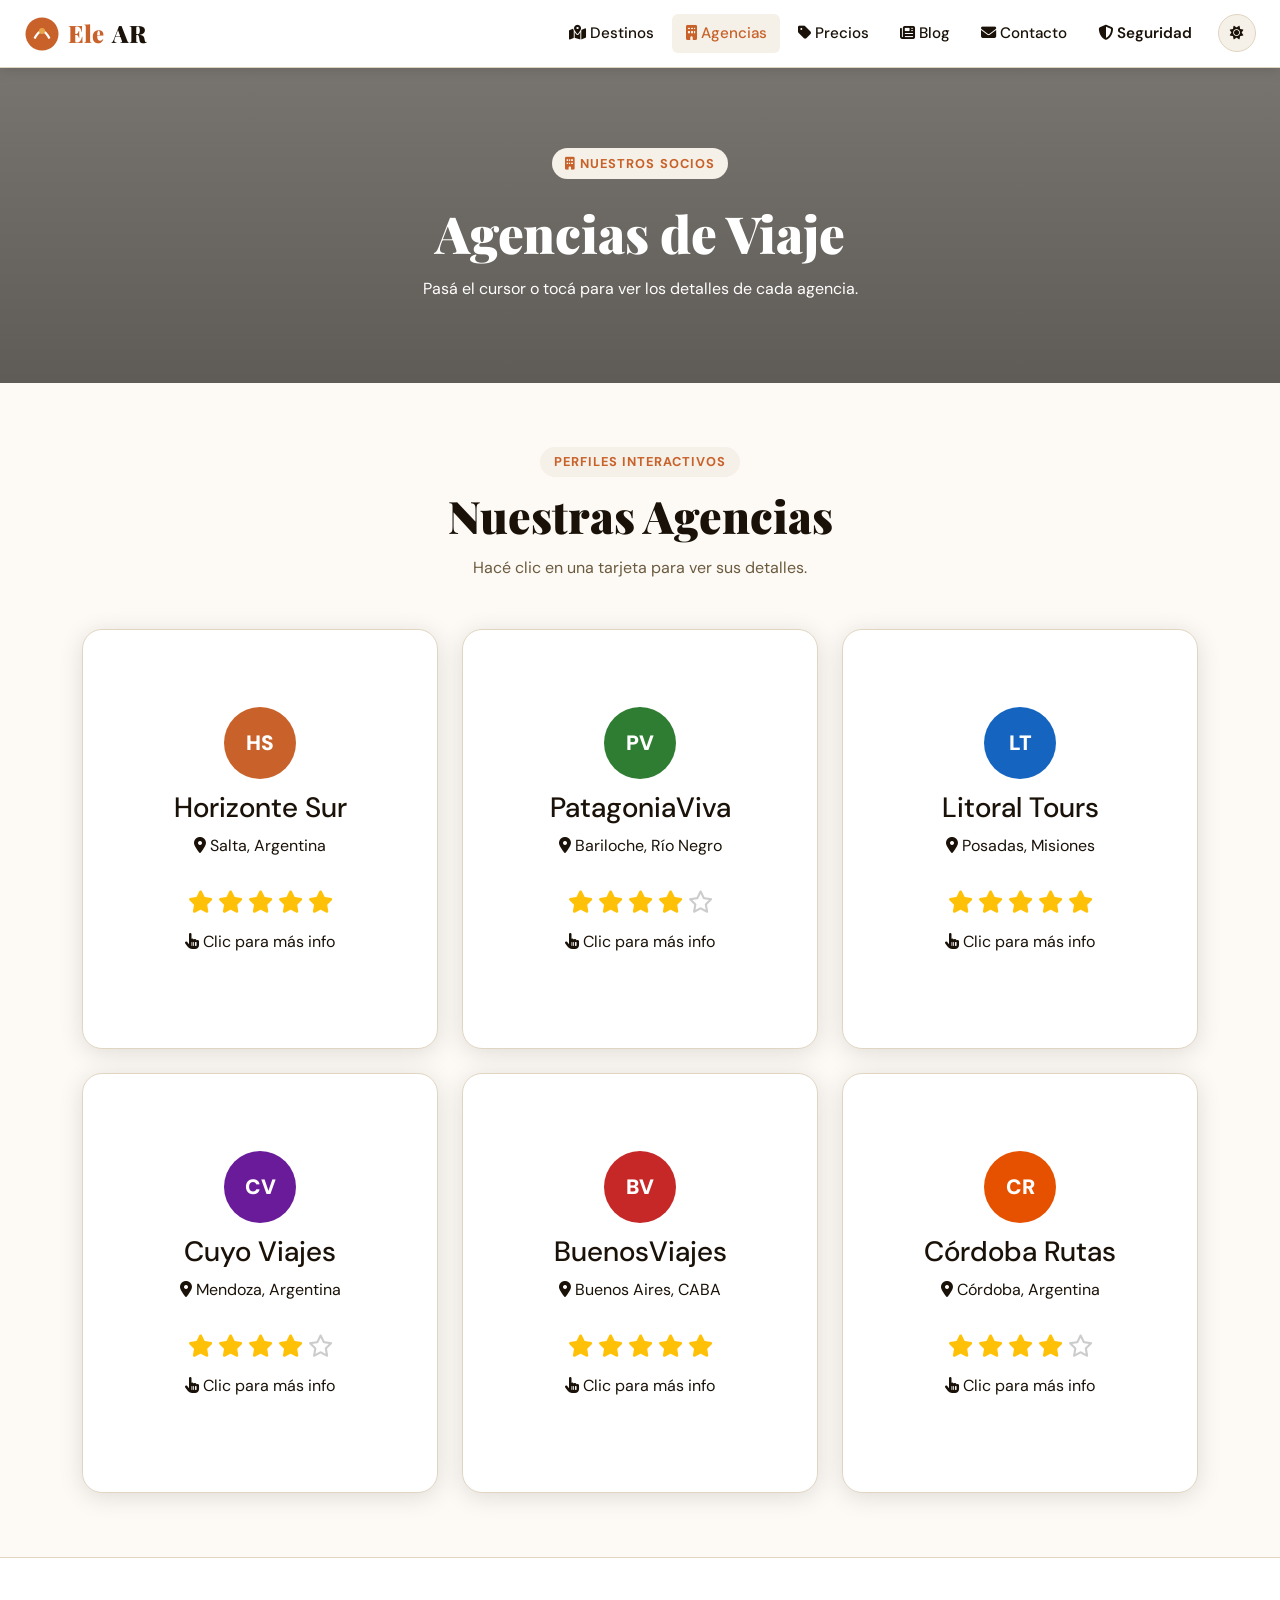
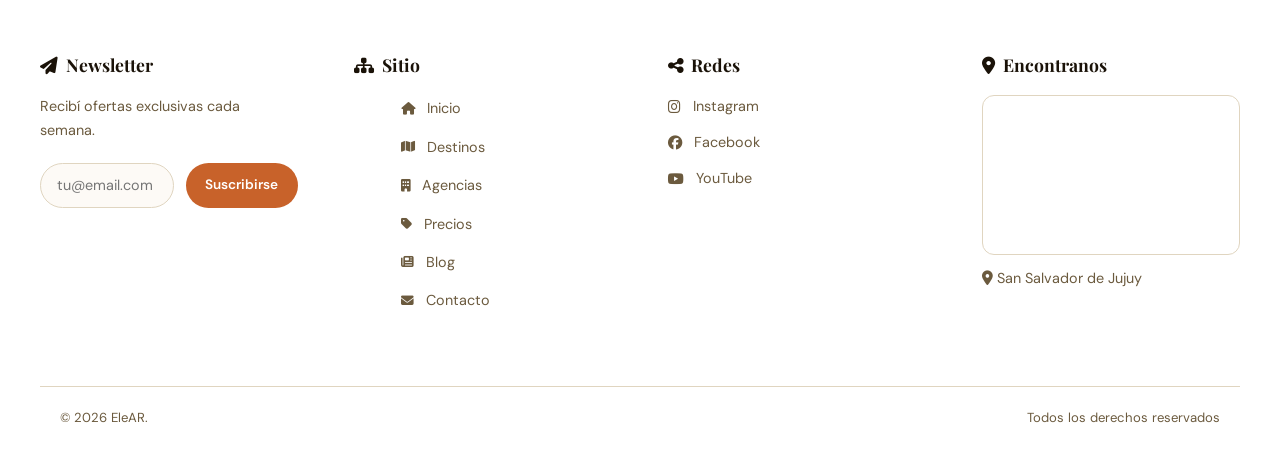
<file: agencias.html>
<!DOCTYPE html>
<html lang="es" data-theme="light">
<head>
  <meta charset="UTF-8" />
  <meta name="viewport" content="width=device-width, initial-scale=1.0" />
  <title>Agencias – EleAR</title>
  <link rel="preconnect" href="https://fonts.googleapis.com" />
  <link rel="preconnect" href="https://fonts.gstatic.com" crossorigin />
  <link href="https://fonts.googleapis.com/css2?family=Playfair+Display:wght@700;900&family=DM+Sans:wght@400;500;600&display=swap" rel="stylesheet" />
  <link rel="stylesheet" href="https://cdn.jsdelivr.net/npm/bootstrap@5.3.3/dist/css/bootstrap.min.css" />
  <link rel="stylesheet" href="https://cdnjs.cloudflare.com/ajax/libs/font-awesome/6.5.0/css/all.min.css" />
  <link rel="stylesheet" href="css/styles.css" />
  <link rel="stylesheet" href="css/bootstrap-custom.css" />
  <link rel="stylesheet" href="css/agencias.css" />
</head>
<body>

<!-- NAVBAR -->
<nav class="navbar navbar-expand-lg viajar-navbar sticky-top">
  <div class="container-fluid px-4">
    <a href="index.html" class="navbar-brand viajar-logo">
      <svg viewBox="0 0 48 48" aria-hidden="true" class="logo-svg">
        <circle cx="24" cy="24" r="22" class="logo-circle"/>
        <path d="M14 30 Q24 10 34 30" fill="none" stroke="#fff" stroke-width="3"/>
        <circle cx="24" cy="20" r="4" class="logo-dot"/>
      </svg>
      Ele<em>AR</em>
    </a>
    <button class="navbar-toggler" type="button" data-bs-toggle="collapse" data-bs-target="#navbarMain" aria-controls="navbarMain" aria-expanded="false" aria-label="Abrir menú">
      <span class="navbar-toggler-icon"></span>
    </button>
    <div class="collapse navbar-collapse" id="navbarMain">
      <ul class="navbar-nav ms-auto align-items-lg-center gap-lg-1">
        <li class="nav-item"><a class="nav-link" href="destino.html"><i class="fa-solid fa-map-location-dot me-1"></i>Destinos</a></li>
        <li class="nav-item"><a class="nav-link active" href="agencias.html"><i class="fa-solid fa-building me-1"></i>Agencias</a></li>
        <li class="nav-item"><a class="nav-link" href="precios.html"><i class="fa-solid fa-tag me-1"></i>Precios</a></li>
        <li class="nav-item"><a class="nav-link" href="blog.html"><i class="fa-solid fa-newspaper me-1"></i>Blog</a></li>
        <li class="nav-item"><a class="nav-link" href="contacto.html"><i class="fa-solid fa-envelope me-1"></i>Contacto</a></li>
        <li class="nav-item"><a class="nav-link nav-phishing" href="phishing.html"><i class="fa-solid fa-shield-halved me-1"></i>Seguridad</a></li>
        <li class="nav-item ms-lg-2">
          <button class="btn btn-sm theme-toggle-bs" id="themeToggle" aria-label="Cambiar tema">
            <i class="fa-solid fa-sun icon-sun"></i><i class="fa-solid fa-moon icon-moon"></i>
          </button>
        </li>
      </ul>
    </div>
  </div>
</nav>

<!-- HERO INTERNO -->
<section class="page-hero page-hero-agencias" aria-label="Encabezado">
  <div class="page-hero-content">
    <p class="section-tag"><i class="fa-solid fa-building me-1"></i>Nuestros socios</p>
    <h1 class="page-hero-title">Agencias de Viaje</h1>
    <p class="page-hero-sub">Pasá el cursor o tocá para ver los detalles de cada agencia.</p>
  </div>
</section>

<!-- CARDS FLIP + RATING jQuery -->
<section class="section agencias-section" aria-labelledby="agencias-heading">
  <div class="container">
    <div class="section-head text-center mb-5">
      <p class="section-tag">Perfiles interactivos</p>
      <h2 id="agencias-heading" class="section-title">Nuestras Agencias</h2>
      <p class="section-sub">Hacé clic en una tarjeta para ver sus detalles.</p>
    </div>

    <div class="row g-4" id="agenciasGrid">

      <!-- AGENCIA 1 -->
      <div class="col-12 col-sm-6 col-xl-4">
        <div class="flip-card" tabindex="0" aria-label="Horizonte Sur">
          <div class="flip-inner">
            <div class="flip-front">
              <div class="flip-avatar" aria-hidden="true">HS</div>
              <h3 class="flip-nombre">Horizonte Sur</h3>
              <p class="flip-ciudad"><i class="fa-solid fa-location-dot me-1"></i>Salta, Argentina</p>
              <div class="rating" data-agencia="1" aria-label="Calificar Horizonte Sur">
                <i class="fa-solid fa-star star-btn filled" data-val="1"></i>
                <i class="fa-solid fa-star star-btn filled" data-val="2"></i>
                <i class="fa-solid fa-star star-btn filled" data-val="3"></i>
                <i class="fa-solid fa-star star-btn filled" data-val="4"></i>
                <i class="fa-solid fa-star star-btn filled" data-val="5"></i>
              </div>
              <p class="flip-hint"><i class="fa-solid fa-hand-pointer me-1"></i>Clic para más info</p>
            </div>
            <div class="flip-back">
              <h3 class="flip-nombre-back">Horizonte Sur</h3>
              <ul class="flip-detalles">
                <li><i class="fa-solid fa-calendar me-2"></i>Fundada en 2008</li>
                <li><i class="fa-solid fa-plane me-2"></i>Especialidad: NOA y Puna</li>
                <li><i class="fa-solid fa-users me-2"></i>+2.400 viajeros</li>
                <li><i class="fa-solid fa-trophy me-2"></i>Premio Excelencia 2023</li>
                <li><i class="fa-solid fa-phone me-2"></i>+54 387 412-3456</li>
                <li><i class="fa-solid fa-globe me-2"></i>horizontesur.com.ar</li>
              </ul>
              <a href="contacto.html" class="btn btn-primary btn-sm mt-2">
                <i class="fa-solid fa-envelope me-1"></i>Contactar
              </a>
            </div>
          </div>
        </div>
      </div>

      <!-- AGENCIA 2 -->
      <div class="col-12 col-sm-6 col-xl-4">
        <div class="flip-card" tabindex="0" aria-label="PatagoniaViva">
          <div class="flip-inner">
            <div class="flip-front">
              <div class="flip-avatar flip-avatar--verde">PV</div>
              <h3 class="flip-nombre">PatagoniaViva</h3>
              <p class="flip-ciudad"><i class="fa-solid fa-location-dot me-1"></i>Bariloche, Río Negro</p>
              <div class="rating" data-agencia="2" aria-label="Calificar PatagoniaViva">
                <i class="fa-solid fa-star star-btn filled" data-val="1"></i>
                <i class="fa-solid fa-star star-btn filled" data-val="2"></i>
                <i class="fa-solid fa-star star-btn filled" data-val="3"></i>
                <i class="fa-solid fa-star star-btn filled" data-val="4"></i>
                <i class="fa-regular fa-star star-btn" data-val="5"></i>
              </div>
              <p class="flip-hint"><i class="fa-solid fa-hand-pointer me-1"></i>Clic para más info</p>
            </div>
            <div class="flip-back">
              <h3 class="flip-nombre-back">PatagoniaViva</h3>
              <ul class="flip-detalles">
                <li><i class="fa-solid fa-calendar me-2"></i>Fundada en 2015</li>
                <li><i class="fa-solid fa-plane me-2"></i>Patagonia y glaciares</li>
                <li><i class="fa-solid fa-users me-2"></i>+1.800 viajeros</li>
                <li><i class="fa-solid fa-trophy me-2"></i>Top 10 Agencias 2024</li>
                <li><i class="fa-solid fa-phone me-2"></i>+54 294 442-7890</li>
                <li><i class="fa-solid fa-globe me-2"></i>patagoniaviva.tur.ar</li>
              </ul>
              <a href="contacto.html" class="btn btn-primary btn-sm mt-2">
                <i class="fa-solid fa-envelope me-1"></i>Contactar
              </a>
            </div>
          </div>
        </div>
      </div>

      <!-- AGENCIA 3 -->
      <div class="col-12 col-sm-6 col-xl-4">
        <div class="flip-card" tabindex="0" aria-label="Litoral Tours">
          <div class="flip-inner">
            <div class="flip-front">
              <div class="flip-avatar flip-avatar--azul">LT</div>
              <h3 class="flip-nombre">Litoral Tours</h3>
              <p class="flip-ciudad"><i class="fa-solid fa-location-dot me-1"></i>Posadas, Misiones</p>
              <div class="rating" data-agencia="3" aria-label="Calificar Litoral Tours">
                <i class="fa-solid fa-star star-btn filled" data-val="1"></i>
                <i class="fa-solid fa-star star-btn filled" data-val="2"></i>
                <i class="fa-solid fa-star star-btn filled" data-val="3"></i>
                <i class="fa-solid fa-star star-btn filled" data-val="4"></i>
                <i class="fa-solid fa-star star-btn filled" data-val="5"></i>
              </div>
              <p class="flip-hint"><i class="fa-solid fa-hand-pointer me-1"></i>Clic para más info</p>
            </div>
            <div class="flip-back">
              <h3 class="flip-nombre-back">Litoral Tours</h3>
              <ul class="flip-detalles">
                <li><i class="fa-solid fa-calendar me-2"></i>Fundada en 2011</li>
                <li><i class="fa-solid fa-plane me-2"></i>Iguazú y Litoral</li>
                <li><i class="fa-solid fa-users me-2"></i>+3.100 viajeros</li>
                <li><i class="fa-solid fa-trophy me-2"></i>Agencia del Año 2022</li>
                <li><i class="fa-solid fa-phone me-2"></i>+54 376 444-1234</li>
                <li><i class="fa-solid fa-globe me-2"></i>litoraltours.com.ar</li>
              </ul>
              <a href="contacto.html" class="btn btn-primary btn-sm mt-2">
                <i class="fa-solid fa-envelope me-1"></i>Contactar
              </a>
            </div>
          </div>
        </div>
      </div>

      <!-- AGENCIA 4 -->
      <div class="col-12 col-sm-6 col-xl-4">
        <div class="flip-card" tabindex="0" aria-label="Cuyo Viajes">
          <div class="flip-inner">
            <div class="flip-front">
              <div class="flip-avatar flip-avatar--violeta">CV</div>
              <h3 class="flip-nombre">Cuyo Viajes</h3>
              <p class="flip-ciudad"><i class="fa-solid fa-location-dot me-1"></i>Mendoza, Argentina</p>
              <div class="rating" data-agencia="4" aria-label="Calificar Cuyo Viajes">
                <i class="fa-solid fa-star star-btn filled" data-val="1"></i>
                <i class="fa-solid fa-star star-btn filled" data-val="2"></i>
                <i class="fa-solid fa-star star-btn filled" data-val="3"></i>
                <i class="fa-solid fa-star star-btn filled" data-val="4"></i>
                <i class="fa-regular fa-star star-btn" data-val="5"></i>
              </div>
              <p class="flip-hint"><i class="fa-solid fa-hand-pointer me-1"></i>Clic para más info</p>
            </div>
            <div class="flip-back">
              <h3 class="flip-nombre-back">Cuyo Viajes</h3>
              <ul class="flip-detalles">
                <li><i class="fa-solid fa-calendar me-2"></i>Fundada en 2005</li>
                <li><i class="fa-solid fa-plane me-2"></i>Vinos y montaña</li>
                <li><i class="fa-solid fa-users me-2"></i>+4.500 viajeros</li>
                <li><i class="fa-solid fa-trophy me-2"></i>Mejor Agencia Cuyo 2023</li>
                <li><i class="fa-solid fa-phone me-2"></i>+54 261 423-5678</li>
                <li><i class="fa-solid fa-globe me-2"></i>cuyoviajes.tur.ar</li>
              </ul>
              <a href="contacto.html" class="btn btn-primary btn-sm mt-2">
                <i class="fa-solid fa-envelope me-1"></i>Contactar
              </a>
            </div>
          </div>
        </div>
      </div>

      <!-- AGENCIA 5 -->
      <div class="col-12 col-sm-6 col-xl-4">
        <div class="flip-card" tabindex="0" aria-label="BuenosViajes">
          <div class="flip-inner">
            <div class="flip-front">
              <div class="flip-avatar flip-avatar--rojo">BV</div>
              <h3 class="flip-nombre">BuenosViajes</h3>
              <p class="flip-ciudad"><i class="fa-solid fa-location-dot me-1"></i>Buenos Aires, CABA</p>
              <div class="rating" data-agencia="5" aria-label="Calificar BuenosViajes">
                <i class="fa-solid fa-star star-btn filled" data-val="1"></i>
                <i class="fa-solid fa-star star-btn filled" data-val="2"></i>
                <i class="fa-solid fa-star star-btn filled" data-val="3"></i>
                <i class="fa-solid fa-star star-btn filled" data-val="4"></i>
                <i class="fa-solid fa-star star-btn filled" data-val="5"></i>
              </div>
              <p class="flip-hint"><i class="fa-solid fa-hand-pointer me-1"></i>Clic para más info</p>
            </div>
            <div class="flip-back">
              <h3 class="flip-nombre-back">BuenosViajes</h3>
              <ul class="flip-detalles">
                <li><i class="fa-solid fa-calendar me-2"></i>Fundada en 2000</li>
                <li><i class="fa-solid fa-plane me-2"></i>City tours y tango</li>
                <li><i class="fa-solid fa-users me-2"></i>+8.000 viajeros</li>
                <li><i class="fa-solid fa-trophy me-2"></i>Premio Nacional Turismo</li>
                <li><i class="fa-solid fa-phone me-2"></i>+54 11 4321-9876</li>
                <li><i class="fa-solid fa-globe me-2"></i>buenosviajes.com.ar</li>
              </ul>
              <a href="contacto.html" class="btn btn-primary btn-sm mt-2">
                <i class="fa-solid fa-envelope me-1"></i>Contactar
              </a>
            </div>
          </div>
        </div>
      </div>

      <!-- AGENCIA 6 -->
      <div class="col-12 col-sm-6 col-xl-4">
        <div class="flip-card" tabindex="0" aria-label="Córdoba Rutas">
          <div class="flip-inner">
            <div class="flip-front">
              <div class="flip-avatar flip-avatar--naranja">CR</div>
              <h3 class="flip-nombre">Córdoba Rutas</h3>
              <p class="flip-ciudad"><i class="fa-solid fa-location-dot me-1"></i>Córdoba, Argentina</p>
              <div class="rating" data-agencia="6" aria-label="Calificar Córdoba Rutas">
                <i class="fa-solid fa-star star-btn filled" data-val="1"></i>
                <i class="fa-solid fa-star star-btn filled" data-val="2"></i>
                <i class="fa-solid fa-star star-btn filled" data-val="3"></i>
                <i class="fa-solid fa-star star-btn filled" data-val="4"></i>
                <i class="fa-regular fa-star star-btn" data-val="5"></i>
              </div>
              <p class="flip-hint"><i class="fa-solid fa-hand-pointer me-1"></i>Clic para más info</p>
            </div>
            <div class="flip-back">
              <h3 class="flip-nombre-back">Córdoba Rutas</h3>
              <ul class="flip-detalles">
                <li><i class="fa-solid fa-calendar me-2"></i>Fundada en 2013</li>
                <li><i class="fa-solid fa-plane me-2"></i>Sierras y aventura</li>
                <li><i class="fa-solid fa-users me-2"></i>+2.900 viajeros</li>
                <li><i class="fa-solid fa-trophy me-2"></i>Mejor Guía Sierras 2024</li>
                <li><i class="fa-solid fa-phone me-2"></i>+54 351 467-2345</li>
                <li><i class="fa-solid fa-globe me-2"></i>cordobarutas.tur.ar</li>
              </ul>
              <a href="contacto.html" class="btn btn-primary btn-sm mt-2">
                <i class="fa-solid fa-envelope me-1"></i>Contactar
              </a>
            </div>
          </div>
        </div>
      </div>

    </div><!-- /row -->
  </div>
</section>

<!-- FOOTER -->
<footer class="site-footer" role="contentinfo">
  <div class="footer-inner">
    <div class="footer-col">
      <h4 class="footer-title"><i class="fa-solid fa-paper-plane me-2"></i>Newsletter</h4>
      <p>Recibí ofertas exclusivas cada semana.</p>
      <form class="newsletter-form" novalidate>
        <input type="email" placeholder="tu@email.com" required />
        <button type="submit" class="btn btn-primary btn-sm">Suscribirse</button>
      </form>
    </div>
    <div class="footer-col">
      <h4 class="footer-title"><i class="fa-solid fa-sitemap me-2"></i>Sitio</h4>
      <ul class="footer-links">
        <li><a href="index.html"><i class="fa-solid fa-house fa-sm me-2"></i>Inicio</a></li>
        <li><a href="destino.html"><i class="fa-solid fa-map fa-sm me-2"></i>Destinos</a></li>
        <li><a href="agencias.html"><i class="fa-solid fa-building fa-sm me-2"></i>Agencias</a></li>
        <li><a href="precios.html"><i class="fa-solid fa-tag fa-sm me-2"></i>Precios</a></li>
        <li><a href="blog.html"><i class="fa-solid fa-newspaper fa-sm me-2"></i>Blog</a></li>
        <li><a href="contacto.html"><i class="fa-solid fa-envelope fa-sm me-2"></i>Contacto</a></li>
      </ul>
    </div>
    <div class="footer-col">
      <h4 class="footer-title"><i class="fa-solid fa-share-nodes me-2"></i>Redes</h4>
      <div class="social-links" role="list">
        <a href="#" class="social-btn" role="listitem" aria-label="Instagram"><i class="fa-brands fa-instagram"></i> Instagram</a>
        <a href="#" class="social-btn" role="listitem" aria-label="Facebook"><i class="fa-brands fa-facebook"></i> Facebook</a>
        <a href="#" class="social-btn" role="listitem" aria-label="YouTube"><i class="fa-brands fa-youtube"></i> YouTube</a>
      </div>
    </div>
    <div class="footer-col">
      <h4 class="footer-title"><i class="fa-solid fa-location-dot me-2"></i>Encontranos</h4>
      <div class="map-embed" role="region" aria-label="Mapa">
        <iframe src="https://www.openstreetmap.org/export/embed.html?bbox=-65.332%2C-24.236%2C-65.277%2C-24.185&layer=mapnik&marker=-24.211%2C-65.305" title="Mapa" loading="lazy" allowfullscreen></iframe>
      </div>
      <p class="footer-address"><i class="fa-solid fa-location-dot me-1"></i>San Salvador de Jujuy</p>
    </div>
  </div>
  <div class="footer-bottom">
    <p>© 2026 EleAR.</p>
    <p>Todos los derechos reservados</p>
  </div>
</footer>

<script src="https://code.jquery.com/jquery-3.7.1.min.js"></script>
<script src="https://cdn.jsdelivr.net/npm/bootstrap@5.3.3/dist/js/bootstrap.bundle.min.js"></script>
<script src="js/main.js"></script>
<script src="js/agencias.js"></script>
</body>
</html>
</file>
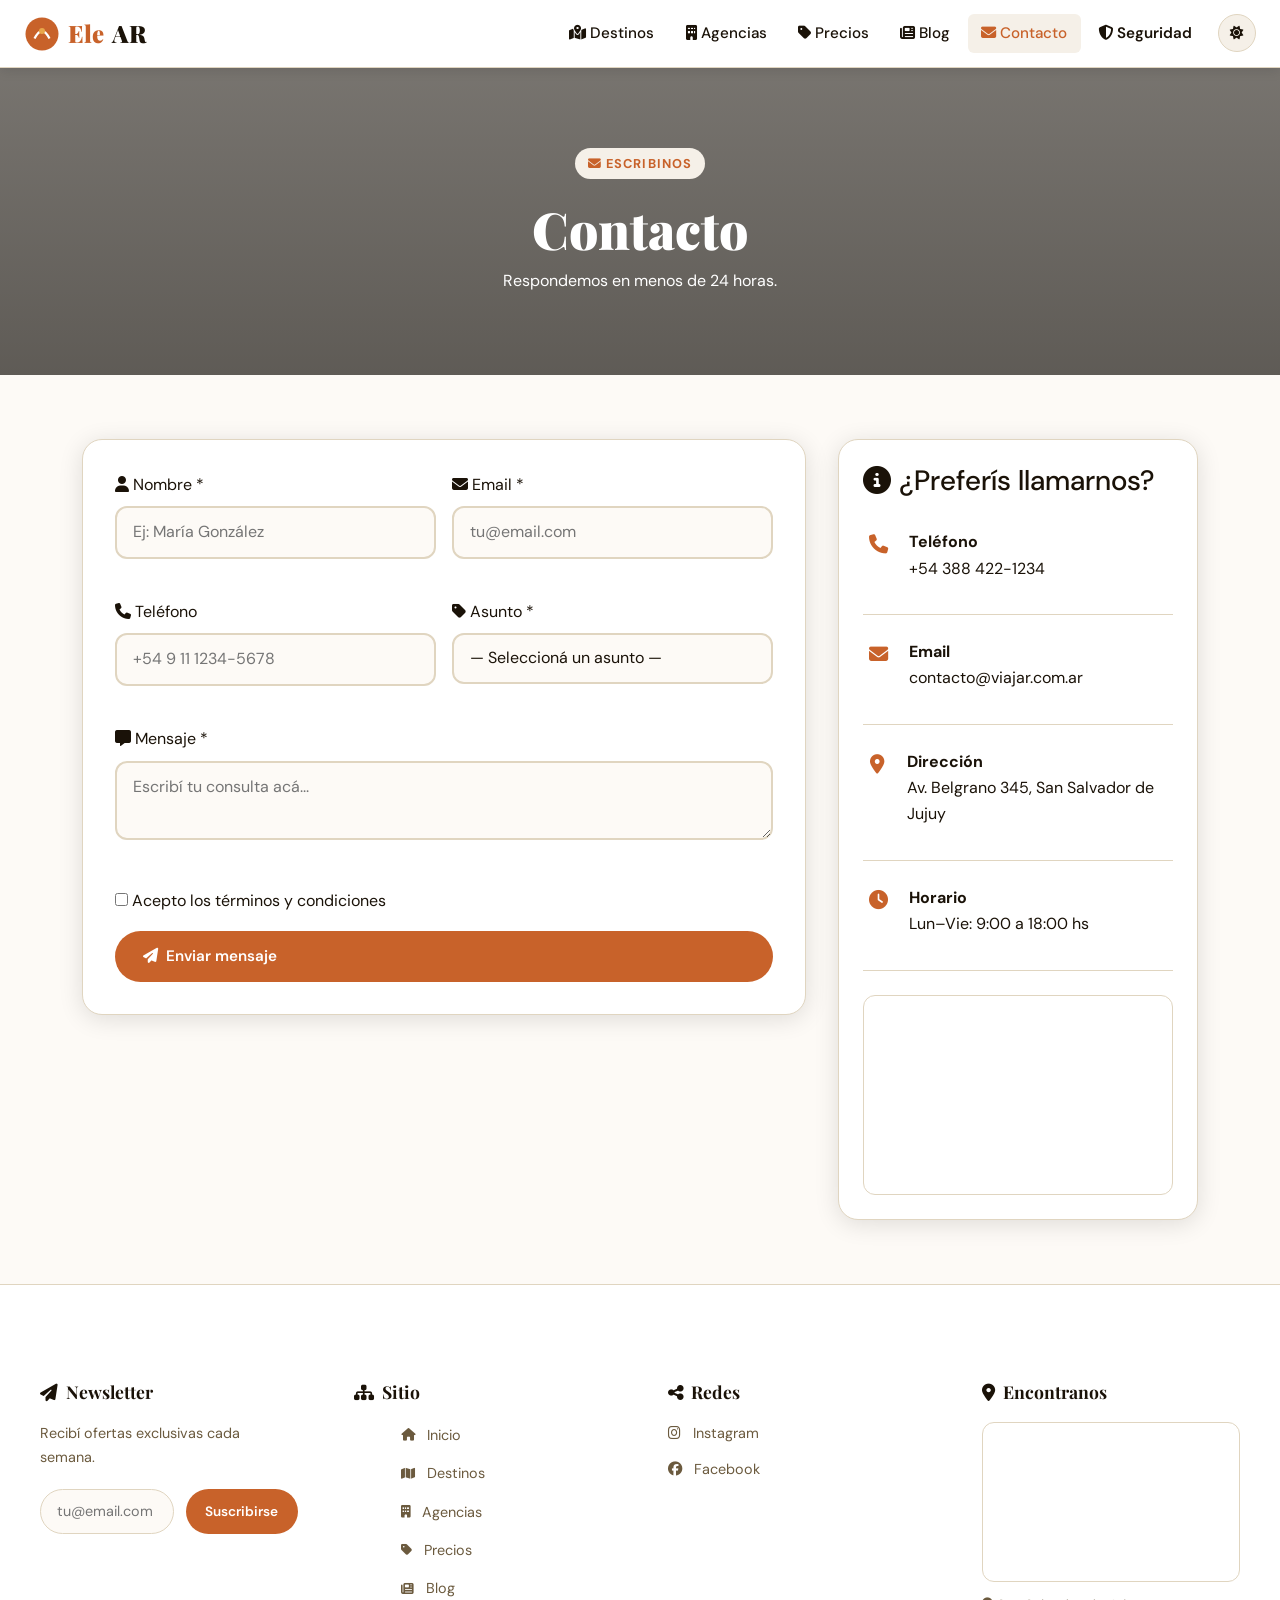
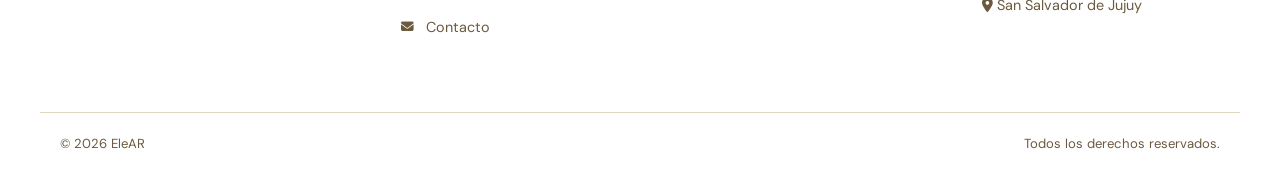
<file: contacto.html>
<!DOCTYPE html>
<html lang="es" data-theme="light">
<head>
  <meta charset="UTF-8" />
  <meta name="viewport" content="width=device-width, initial-scale=1.0" />
  <title>Contacto – EleAR</title>
  <link rel="preconnect" href="https://fonts.googleapis.com" />
  <link rel="preconnect" href="https://fonts.gstatic.com" crossorigin />
  <link href="https://fonts.googleapis.com/css2?family=Playfair+Display:wght@700;900&family=DM+Sans:wght@400;500;600&display=swap" rel="stylesheet" />
  <link rel="stylesheet" href="https://cdn.jsdelivr.net/npm/bootstrap@5.3.3/dist/css/bootstrap.min.css" />
  <link rel="stylesheet" href="https://cdnjs.cloudflare.com/ajax/libs/font-awesome/6.5.0/css/all.min.css" />
  <link rel="stylesheet" href="css/styles.css" />
  <link rel="stylesheet" href="css/bootstrap-custom.css" />
  <link rel="stylesheet" href="css/contacto.css" />
</head>
<body>

<!-- NAVBAR -->
<nav class="navbar navbar-expand-lg viajar-navbar sticky-top">
  <div class="container-fluid px-4">
    <a href="index.html" class="navbar-brand viajar-logo">
      <svg viewBox="0 0 48 48" aria-hidden="true" class="logo-svg">
        <circle cx="24" cy="24" r="22" class="logo-circle"/>
        <path d="M14 30 Q24 10 34 30" fill="none" stroke="#fff" stroke-width="3"/>
        <circle cx="24" cy="20" r="4" class="logo-dot"/>
      </svg>
      Ele<em>AR</em>
    </a>
    <button class="navbar-toggler" type="button" data-bs-toggle="collapse" data-bs-target="#navbarMain" aria-expanded="false" aria-label="Abrir menú">
      <span class="navbar-toggler-icon"></span>
    </button>
    <div class="collapse navbar-collapse" id="navbarMain">
      <ul class="navbar-nav ms-auto align-items-lg-center gap-lg-1">
        <li class="nav-item"><a class="nav-link" href="destino.html"><i class="fa-solid fa-map-location-dot me-1"></i>Destinos</a></li>
        <li class="nav-item"><a class="nav-link" href="agencias.html"><i class="fa-solid fa-building me-1"></i>Agencias</a></li>
        <li class="nav-item"><a class="nav-link" href="precios.html"><i class="fa-solid fa-tag me-1"></i>Precios</a></li>
        <li class="nav-item"><a class="nav-link" href="blog.html"><i class="fa-solid fa-newspaper me-1"></i>Blog</a></li>
        <li class="nav-item"><a class="nav-link active" href="contacto.html"><i class="fa-solid fa-envelope me-1"></i>Contacto</a></li>
        <li class="nav-item"><a class="nav-link nav-phishing" href="phishing.html"><i class="fa-solid fa-shield-halved me-1"></i>Seguridad</a></li>
        <li class="nav-item ms-lg-2">
          <button class="btn btn-sm theme-toggle-bs" id="themeToggle" aria-label="Cambiar tema">
            <i class="fa-solid fa-sun icon-sun"></i><i class="fa-solid fa-moon icon-moon"></i>
          </button>
        </li>
      </ul>
    </div>
  </div>
</nav>

<!-- HERO INTERNO -->
<section class="page-hero page-hero-contacto" aria-label="Encabezado">
  <div class="page-hero-content">
    <p class="section-tag"><i class="fa-solid fa-envelope me-1"></i>Escribinos</p>
    <h1 class="page-hero-title">Contacto</h1>
    <p class="page-hero-sub">Respondemos en menos de 24 horas.</p>
  </div>
</section>

<!-- FORMULARIO -->
<section class="section contacto-section">
  <div class="container">
    <div class="contacto-grid">

      <!-- FORMULARIO -->
      <div class="form-wrap">
        <form id="contactoForm" novalidate aria-label="Formulario de contacto">
          <div class="row g-3">

            <!-- Nombre -->
            <div class="col-12 col-md-6">
              <label for="nombre" class="form-label">
                <i class="fa-solid fa-user me-1"></i>Nombre <span class="required">*</span>
              </label>
              <input type="text" id="nombre" name="nombre" class="form-input"
                placeholder="Ej: María González" required minlength="3"
                aria-required="true" aria-describedby="nombre-fb" />
              <div id="nombre-fb" class="campo-fb"></div>
            </div>

            <!-- Email -->
            <div class="col-12 col-md-6">
              <label for="email" class="form-label">
                <i class="fa-solid fa-envelope me-1"></i>Email <span class="required">*</span>
              </label>
              <input type="email" id="email" name="email" class="form-input"
                placeholder="tu@email.com" required
                aria-required="true" aria-describedby="email-fb" />
              <div id="email-fb" class="campo-fb"></div>
            </div>

            <!-- Teléfono -->
            <div class="col-12 col-md-6">
              <label for="telefono" class="form-label">
                <i class="fa-solid fa-phone me-1"></i>Teléfono
              </label>
              <input type="tel" id="telefono" name="telefono" class="form-input"
                placeholder="+54 9 11 1234-5678"
                pattern="[\+\d\s\-]{7,15}"
                aria-describedby="tel-fb" />
              <div id="tel-fb" class="campo-fb"></div>
            </div>

            <!-- Asunto -->
            <div class="col-12 col-md-6">
              <label for="asunto" class="form-label">
                <i class="fa-solid fa-tag me-1"></i>Asunto <span class="required">*</span>
              </label>
              <select id="asunto" name="asunto" class="form-input form-select"
                required aria-required="true">
                <option value="">— Seleccioná un asunto —</option>
                <option value="info">Información general</option>
                <option value="reserva">Reserva de paquete</option>
                <option value="precio">Consulta de precios</option>
                <option value="reclamo">Reclamo o sugerencia</option>
                <option value="otro">Otro</option>
              </select>
              <div class="campo-fb"></div>
            </div>

            <!-- Mensaje -->
            <div class="col-12">
              <label for="mensaje" class="form-label">
                <i class="fa-solid fa-message me-1"></i>Mensaje <span class="required">*</span>
              </label>
              <textarea id="mensaje" name="mensaje" class="form-input form-textarea"
                placeholder="Escribí tu consulta acá..." required minlength="10"
                aria-required="true" aria-describedby="msg-fb"></textarea>
              <div id="msg-fb" class="campo-fb"></div>
            </div>

            <!-- Términos -->
            <div class="col-12">
              <label class="check-label">
                <input type="checkbox" id="terminos" required aria-required="true" />
                <span class="check-custom" aria-hidden="true"></span>
                Acepto los <a href="#">términos y condiciones</a>
              </label>
            </div>

            <!-- Botón enviar con spinner Bootstrap -->
            <div class="col-12">
              <button type="submit" class="btn btn-primary btn-submit w-100" id="submitBtn">
                <span class="spinner-border spinner-border-sm me-2 d-none" id="formSpinner" role="status" aria-hidden="true"></span>
                <span id="btnText"><i class="fa-solid fa-paper-plane me-2"></i>Enviar mensaje</span>
              </button>
            </div>

          </div>
        </form>
      </div>

      <!-- INFO -->
      <aside class="contacto-info" aria-label="Información de contacto">
        <h3 class="info-title"><i class="fa-solid fa-circle-info me-2"></i>¿Preferís llamarnos?</h3>
        <div class="info-item">
          <div class="info-icon"><i class="fa-solid fa-phone"></i></div>
          <div><strong>Teléfono</strong><p>+54 388 422-1234</p></div>
        </div>
        <div class="info-item">
          <div class="info-icon"><i class="fa-solid fa-envelope"></i></div>
          <div><strong>Email</strong><p>contacto@viajar.com.ar</p></div>
        </div>
        <div class="info-item">
          <div class="info-icon"><i class="fa-solid fa-location-dot"></i></div>
          <div><strong>Dirección</strong><p>Av. Belgrano 345, San Salvador de Jujuy</p></div>
        </div>
        <div class="info-item">
          <div class="info-icon"><i class="fa-solid fa-clock"></i></div>
          <div><strong>Horario</strong><p>Lun–Vie: 9:00 a 18:00 hs</p></div>
        </div>
        <div class="info-map">
          <iframe src="https://www.openstreetmap.org/export/embed.html?bbox=-65.332%2C-24.236%2C-65.277%2C-24.185&layer=mapnik&marker=-24.211%2C-65.305" title="Mapa" loading="lazy" allowfullscreen></iframe>
        </div>
      </aside>

    </div>
  </div>
</section>

<!-- MODAL BOOTSTRAP de confirmación -->
<div class="modal fade" id="modalConfirmacion" tabindex="-1"
  aria-labelledby="modalTitulo" aria-hidden="true">
  <div class="modal-dialog modal-dialog-centered">
    <div class="modal-content">
      <div class="modal-body text-center py-5">
        <h2 class="modal-titulo" id="modalTitulo">¡Mensaje enviado!</h2>
        <p class="modal-texto">Gracias por contactarnos. Te respondemos en menos de 24 horas.</p>
        <button type="button" class="btn btn-primary" data-bs-dismiss="modal"
          onclick="window.location.href='index.html'">
          <i class="fa-solid fa-house me-2"></i>Volver al inicio
        </button>
      </div>
    </div>
  </div>
</div>

<!-- FOOTER -->
<footer class="site-footer" role="contentinfo">
  <div class="footer-inner">
    <div class="footer-col">
      <h4 class="footer-title"><i class="fa-solid fa-paper-plane me-2"></i>Newsletter</h4>
      <p>Recibí ofertas exclusivas cada semana.</p>
      <form class="newsletter-form" novalidate>
        <input type="email" placeholder="tu@email.com" required />
        <button type="submit" class="btn btn-primary btn-sm">Suscribirse</button>
      </form>
    </div>
    <div class="footer-col">
      <h4 class="footer-title"><i class="fa-solid fa-sitemap me-2"></i>Sitio</h4>
      <ul class="footer-links">
        <li><a href="index.html"><i class="fa-solid fa-house fa-sm me-2"></i>Inicio</a></li>
        <li><a href="destino.html"><i class="fa-solid fa-map fa-sm me-2"></i>Destinos</a></li>
        <li><a href="agencias.html"><i class="fa-solid fa-building fa-sm me-2"></i>Agencias</a></li>
        <li><a href="precios.html"><i class="fa-solid fa-tag fa-sm me-2"></i>Precios</a></li>
        <li><a href="blog.html"><i class="fa-solid fa-newspaper fa-sm me-2"></i>Blog</a></li>
        <li><a href="contacto.html"><i class="fa-solid fa-envelope fa-sm me-2"></i>Contacto</a></li>
      </ul>
    </div>
    <div class="footer-col">
      <h4 class="footer-title"><i class="fa-solid fa-share-nodes me-2"></i>Redes</h4>
      <div class="social-links" role="list">
        <a href="#" class="social-btn" role="listitem" aria-label="Instagram"><i class="fa-brands fa-instagram"></i> Instagram</a>
        <a href="#" class="social-btn" role="listitem" aria-label="Facebook"><i class="fa-brands fa-facebook"></i> Facebook</a>
      </div>
    </div>
    <div class="footer-col">
      <h4 class="footer-title"><i class="fa-solid fa-location-dot me-2"></i>Encontranos</h4>
      <div class="map-embed" role="region" aria-label="Mapa">
        <iframe src="https://www.openstreetmap.org/export/embed.html?bbox=-65.332%2C-24.236%2C-65.277%2C-24.185&layer=mapnik" title="Mapa" loading="lazy"></iframe>
      </div>
      <p class="footer-address"><i class="fa-solid fa-location-dot me-1"></i>San Salvador de Jujuy</p>
    </div>
  </div>
  <div class="footer-bottom">
    <p>© 2026 EleAR</p>
    <p>Todos los derechos reservados.</p>
  </div>
</footer>

<script src="https://code.jquery.com/jquery-3.7.1.min.js"></script>
<script src="https://cdn.jsdelivr.net/npm/bootstrap@5.3.3/dist/js/bootstrap.bundle.min.js"></script>
<script src="js/main.js"></script>
<script src="js/contacto.js"></script>
</body>
</html>
</file>
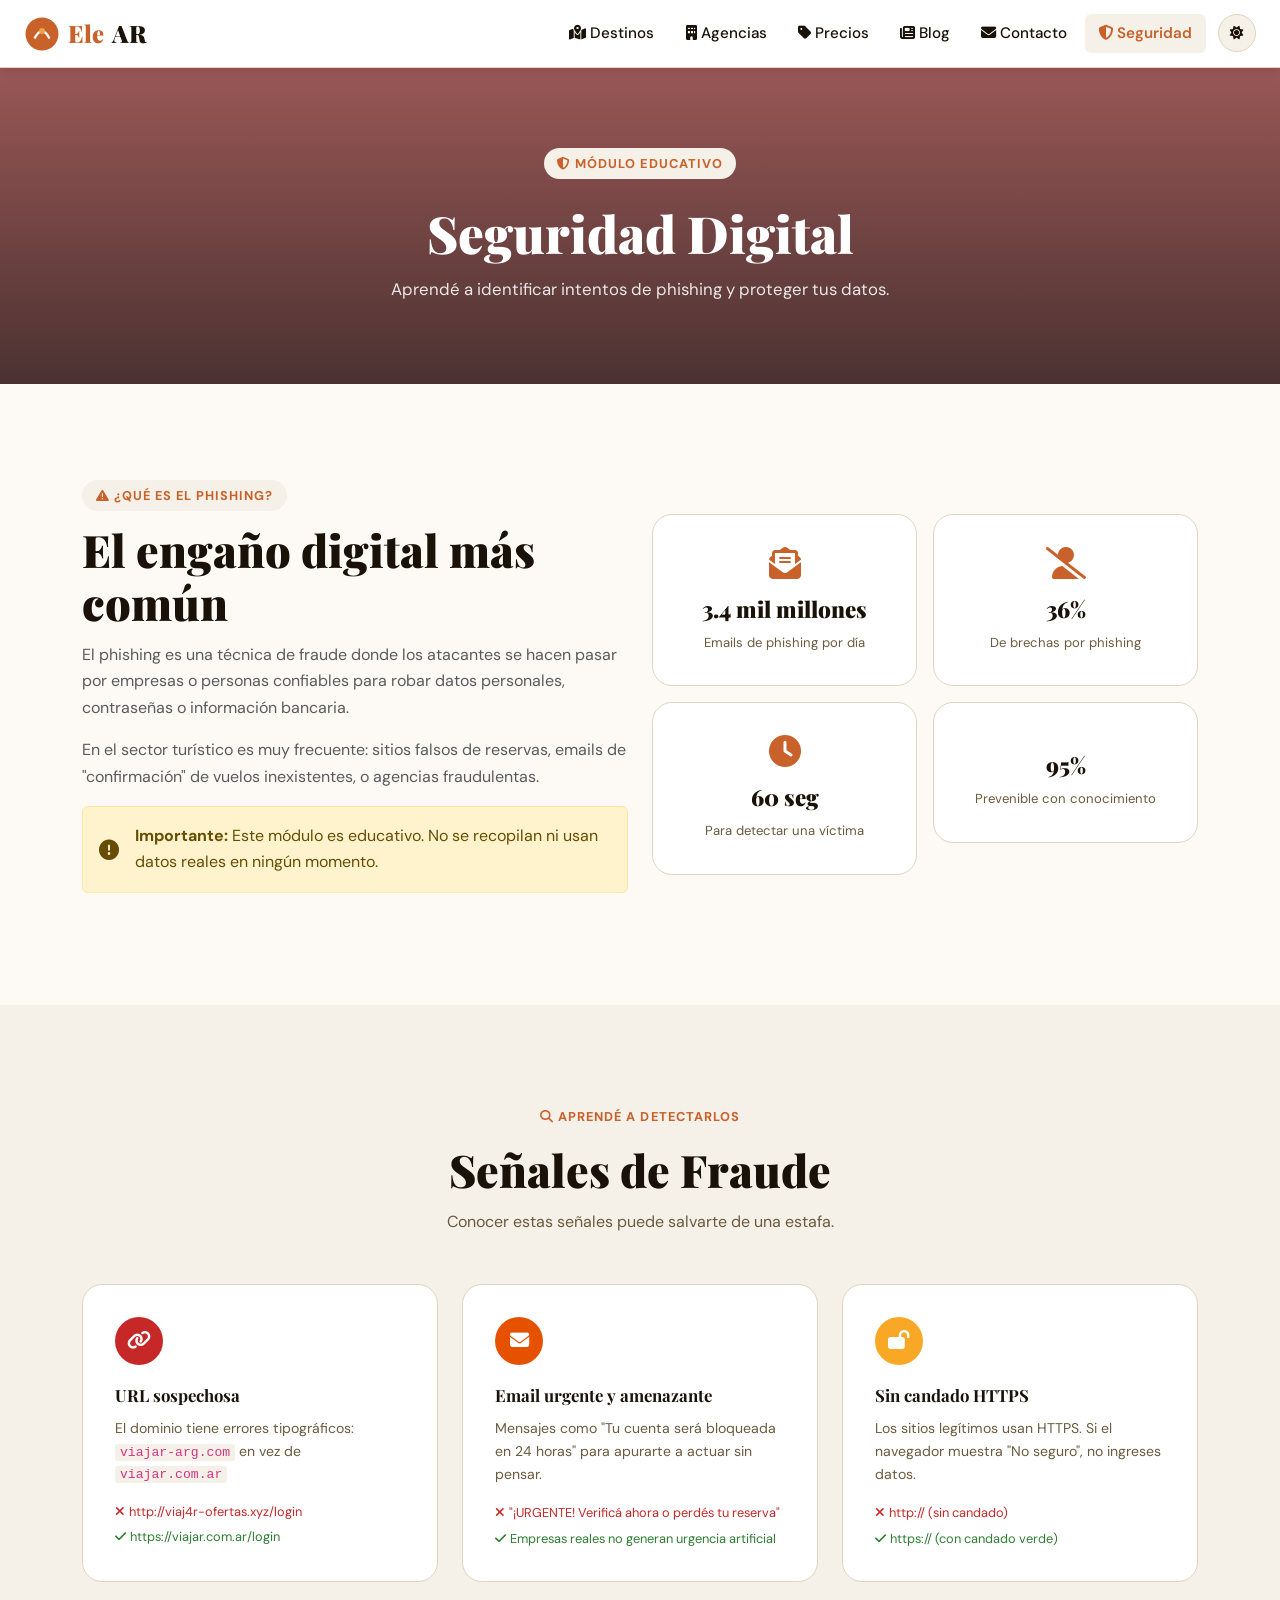
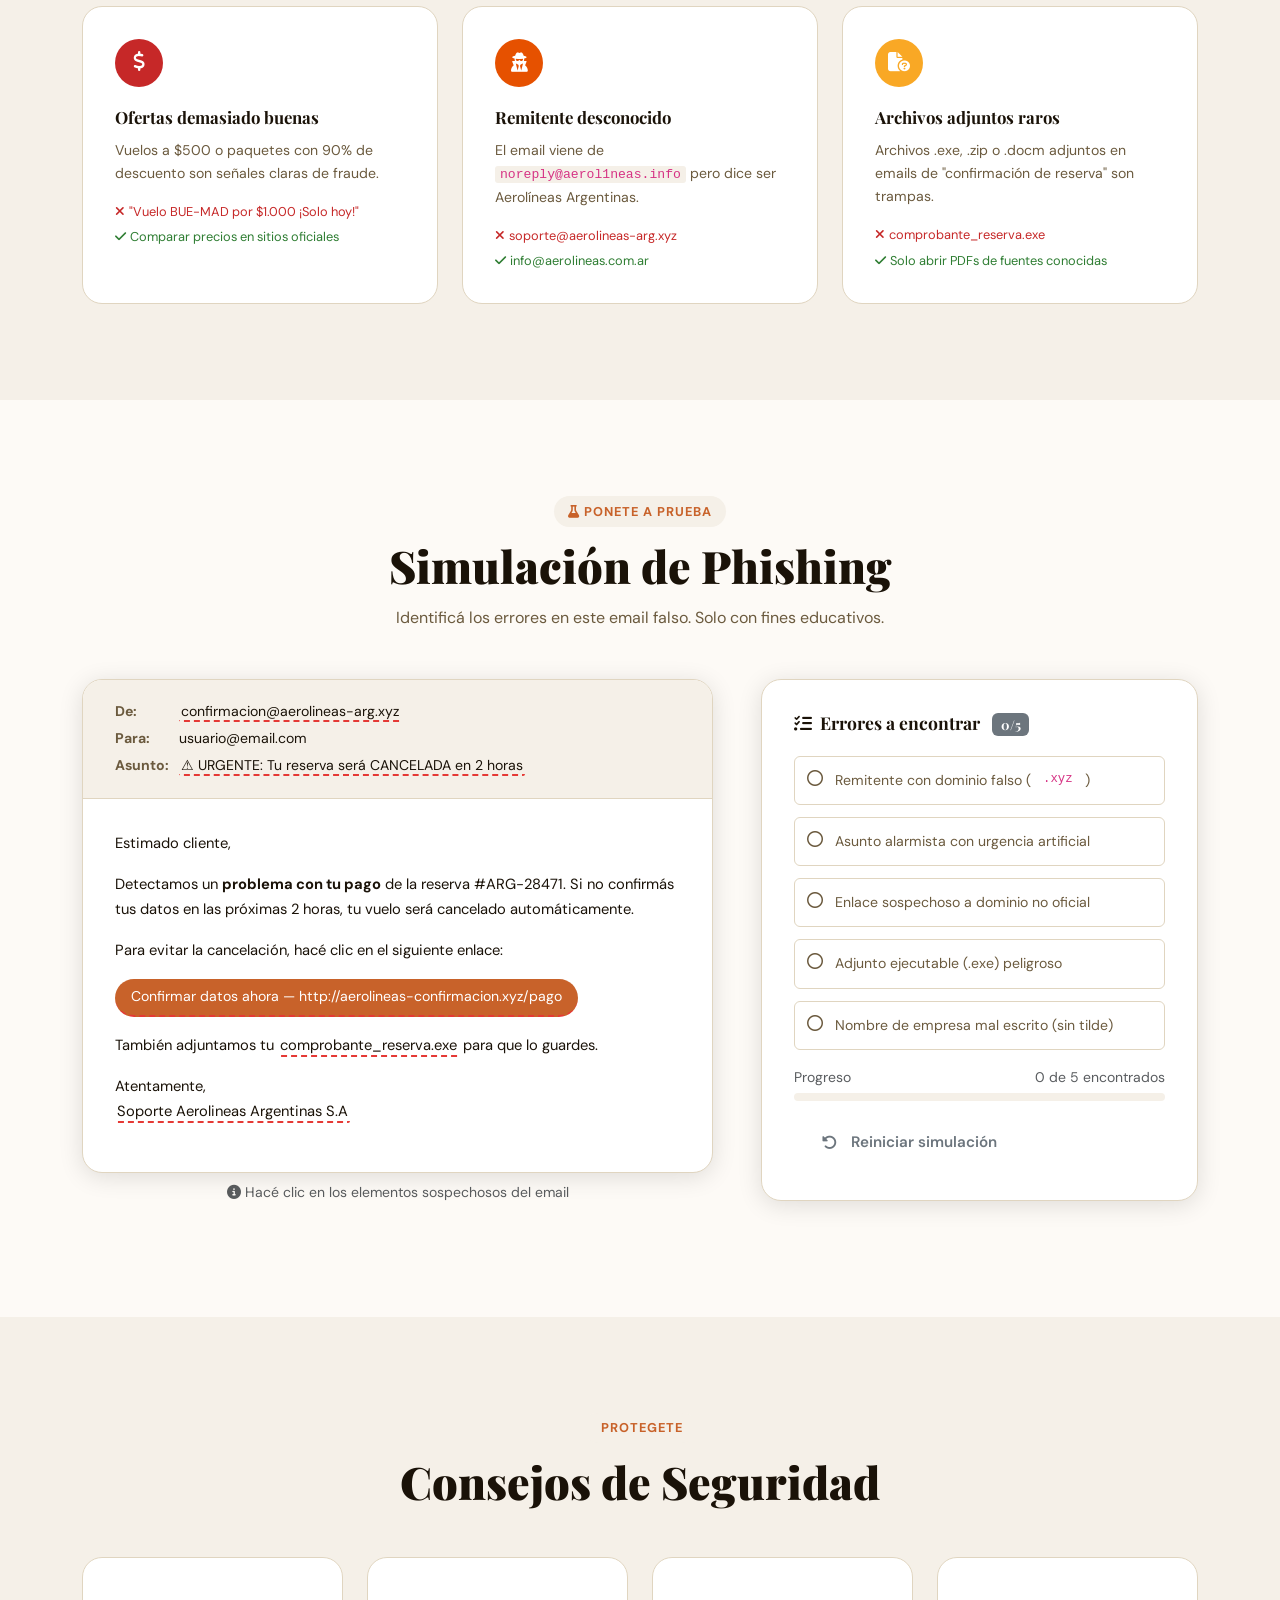
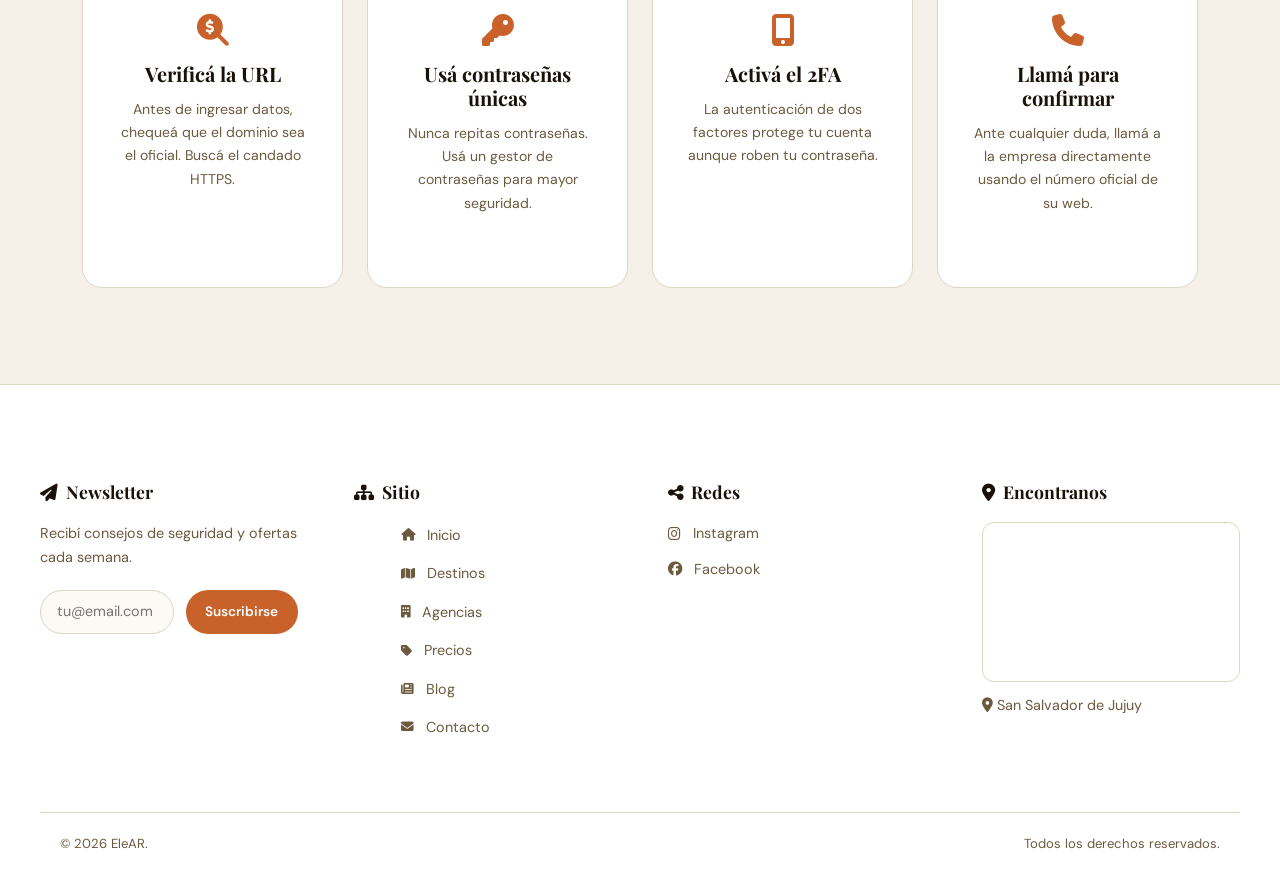
<file: phishing.html>
<html lang="es" data-theme="light">
<head>
  <meta charset="UTF-8" />
  <meta name="viewport" content="width=device-width, initial-scale=1.0" />
  <title>Seguridad – ElejAR</title>
  <link rel="preconnect" href="https://fonts.googleapis.com" />
  <link rel="preconnect" href="https://fonts.gstatic.com" crossorigin />
  <link href="https://fonts.googleapis.com/css2?family=Playfair+Display:wght@700;900&family=DM+Sans:wght@400;500;600&display=swap" rel="stylesheet" />
  <link rel="stylesheet" href="https://cdn.jsdelivr.net/npm/bootstrap@5.3.3/dist/css/bootstrap.min.css" />
  <link rel="stylesheet" href="https://cdnjs.cloudflare.com/ajax/libs/font-awesome/6.5.0/css/all.min.css" />
  <link rel="stylesheet" href="css/styles.css" />
  <link rel="stylesheet" href="css/bootstrap-custom.css" />
  <link rel="stylesheet" href="css/phishing.css" />
</head>
<body>

<!-- NAVBAR -->
<nav class="navbar navbar-expand-lg viajar-navbar sticky-top">
  <div class="container-fluid px-4">
    <a href="index.html" class="navbar-brand viajar-logo">
      <svg viewBox="0 0 48 48" aria-hidden="true" class="logo-svg">
        <circle cx="24" cy="24" r="22" class="logo-circle"/>
        <path d="M14 30 Q24 10 34 30" fill="none" stroke="#fff" stroke-width="3"/>
        <circle cx="24" cy="20" r="4" class="logo-dot"/>
      </svg>
      Ele<em>AR</em>
    </a>
    <button class="navbar-toggler" type="button" data-bs-toggle="collapse" data-bs-target="#navbarMain" aria-expanded="false" aria-label="Abrir menú">
      <span class="navbar-toggler-icon"></span>
    </button>
    <div class="collapse navbar-collapse" id="navbarMain">
      <ul class="navbar-nav ms-auto align-items-lg-center gap-lg-1">
        <li class="nav-item"><a class="nav-link" href="destino.html"><i class="fa-solid fa-map-location-dot me-1"></i>Destinos</a></li>
        <li class="nav-item"><a class="nav-link" href="agencias.html"><i class="fa-solid fa-building me-1"></i>Agencias</a></li>
        <li class="nav-item"><a class="nav-link" href="precios.html"><i class="fa-solid fa-tag me-1"></i>Precios</a></li>
        <li class="nav-item"><a class="nav-link" href="blog.html"><i class="fa-solid fa-newspaper me-1"></i>Blog</a></li>
        <li class="nav-item"><a class="nav-link" href="contacto.html"><i class="fa-solid fa-envelope me-1"></i>Contacto</a></li>
        <li class="nav-item"><a class="nav-link nav-phishing active" href="phishing.html"><i class="fa-solid fa-shield-halved me-1"></i>Seguridad</a></li>
        <li class="nav-item ms-lg-2">
          <button class="btn btn-sm theme-toggle-bs" id="themeToggle" aria-label="Cambiar tema">
            <i class="fa-solid fa-sun icon-sun"></i><i class="fa-solid fa-moon icon-moon"></i>
          </button>
        </li>
      </ul>
    </div>
  </div>
</nav>

<!-- HERO -->
<section class="page-hero page-hero-phishing">
  <div class="page-hero-content">
    <p class="section-tag"><i class="fa-solid fa-shield-halved me-1"></i>Módulo Educativo</p>
    <h1 class="page-hero-title">Seguridad Digital</h1>
    <p class="page-hero-sub">Aprendé a identificar intentos de phishing y proteger tus datos.</p>
  </div>
</section>

<!-- INTRO -->
<section class="section intro-section">
  <div class="container">
    <div class="row g-4 align-items-center">
      <div class="col-12 col-lg-6">
        <p class="section-tag"><i class="fa-solid fa-triangle-exclamation me-1"></i>¿Qué es el phishing?</p>
        <h2 class="section-title">El engaño digital más común</h2>
        <p class="text-muted">El phishing es una técnica de fraude donde los atacantes se hacen pasar por empresas o personas confiables para robar datos personales, contraseñas o información bancaria.</p>
        <p class="text-muted">En el sector turístico es muy frecuente: sitios falsos de reservas, emails de "confirmación" de vuelos inexistentes, o agencias fraudulentas.</p>
        <div class="alert alert-warning d-flex align-items-center mt-3" role="alert">
          <i class="fa-solid fa-circle-exclamation fa-lg me-3 flex-shrink-0"></i>
          <div><strong>Importante:</strong> Este módulo es educativo. No se recopilan ni usan datos reales en ningún momento.</div>
        </div>
      </div>
      <div class="col-12 col-lg-6">
        <div class="stats-phishing row g-3 text-center">
          <div class="col-6">
            <div class="stat-phishing-card">
              <i class="fa-solid fa-envelope-open-text fa-2x mb-2"></i>
              <div class="stat-num">3.4 mil millones</div>
              <div class="stat-lbl">Emails de phishing por día</div>
            </div>
          </div>
          <div class="col-6">
            <div class="stat-phishing-card">
              <i class="fa-solid fa-user-slash fa-2x mb-2"></i>
              <div class="stat-num">36%</div>
              <div class="stat-lbl">De brechas por phishing</div>
            </div>
          </div>
          <div class="col-6">
            <div class="stat-phishing-card">
              <i class="fa-solid fa-clock fa-2x mb-2"></i>
              <div class="stat-num">60 seg</div>
              <div class="stat-lbl">Para detectar una víctima</div>
            </div>
          </div>
          <div class="col-6">
            <div class="stat-phishing-card">
              <i class="fa-solid fa-shield-check fa-2x mb-2"></i>
              <div class="stat-num">95%</div>
              <div class="stat-lbl">Prevenible con conocimiento</div>
            </div>
          </div>
        </div>
      </div>
    </div>
  </div>
</section>

<!-- SEÑALES DE ALERTA -->
<section class="section senales-section">
  <div class="container">
    <div class="section-head text-center mb-5">
      <p class="section-tag"><i class="fa-solid fa-magnifying-glass me-1"></i>Aprendé a detectarlos</p>
      <h2 class="section-title">Señales de Fraude</h2>
      <p class="section-sub">Conocer estas señales puede salvarte de una estafa.</p>
    </div>
    <div class="row g-4" id="senalesGrid">
      <div class="col-12 col-sm-6 col-lg-4">
        <div class="senal-card reveal">
          <div class="senal-icon senal-icon--red"><i class="fa-solid fa-link"></i></div>
          <h4>URL sospechosa</h4>
          <p>El dominio tiene errores tipográficos: <code>viajar-arg.com</code> en vez de <code>viajar.com.ar</code></p>
          <div class="senal-ejemplo">
            <span class="malo"><i class="fa-solid fa-xmark me-1"></i>http://viaj4r-ofertas.xyz/login</span>
            <span class="bueno"><i class="fa-solid fa-check me-1"></i>https://viajar.com.ar/login</span>
          </div>
        </div>
      </div>
      <div class="col-12 col-sm-6 col-lg-4">
        <div class="senal-card reveal">
          <div class="senal-icon senal-icon--orange"><i class="fa-solid fa-envelope"></i></div>
          <h4>Email urgente y amenazante</h4>
          <p>Mensajes como "Tu cuenta será bloqueada en 24 horas" para apurarte a actuar sin pensar.</p>
          <div class="senal-ejemplo">
            <span class="malo"><i class="fa-solid fa-xmark me-1"></i>"¡URGENTE! Verificá ahora o perdés tu reserva"</span>
            <span class="bueno"><i class="fa-solid fa-check me-1"></i>Empresas reales no generan urgencia artificial</span>
          </div>
        </div>
      </div>
      <div class="col-12 col-sm-6 col-lg-4">
        <div class="senal-card reveal">
          <div class="senal-icon senal-icon--yellow"><i class="fa-solid fa-lock-open"></i></div>
          <h4>Sin candado HTTPS</h4>
          <p>Los sitios legítimos usan HTTPS. Si el navegador muestra "No seguro", no ingreses datos.</p>
          <div class="senal-ejemplo">
            <span class="malo"><i class="fa-solid fa-xmark me-1"></i>http:// (sin candado)</span>
            <span class="bueno"><i class="fa-solid fa-check me-1"></i>https:// (con candado verde)</span>
          </div>
        </div>
      </div>
      <div class="col-12 col-sm-6 col-lg-4">
        <div class="senal-card reveal">
          <div class="senal-icon senal-icon--red"><i class="fa-solid fa-dollar-sign"></i></div>
          <h4>Ofertas demasiado buenas</h4>
          <p>Vuelos a $500 o paquetes con 90% de descuento son señales claras de fraude.</p>
          <div class="senal-ejemplo">
            <span class="malo"><i class="fa-solid fa-xmark me-1"></i>"Vuelo BUE-MAD por $1.000 ¡Solo hoy!"</span>
            <span class="bueno"><i class="fa-solid fa-check me-1"></i>Comparar precios en sitios oficiales</span>
          </div>
        </div>
      </div>
      <div class="col-12 col-sm-6 col-lg-4">
        <div class="senal-card reveal">
          <div class="senal-icon senal-icon--orange"><i class="fa-solid fa-user-secret"></i></div>
          <h4>Remitente desconocido</h4>
          <p>El email viene de <code>noreply@aerol1neas.info</code> pero dice ser Aerolíneas Argentinas.</p>
          <div class="senal-ejemplo">
            <span class="malo"><i class="fa-solid fa-xmark me-1"></i>soporte@aerolineas-arg.xyz</span>
            <span class="bueno"><i class="fa-solid fa-check me-1"></i>info@aerolineas.com.ar</span>
          </div>
        </div>
      </div>
      <div class="col-12 col-sm-6 col-lg-4">
        <div class="senal-card reveal">
          <div class="senal-icon senal-icon--yellow"><i class="fa-solid fa-file-circle-question"></i></div>
          <h4>Archivos adjuntos raros</h4>
          <p>Archivos .exe, .zip o .docm adjuntos en emails de "confirmación de reserva" son trampas.</p>
          <div class="senal-ejemplo">
            <span class="malo"><i class="fa-solid fa-xmark me-1"></i>comprobante_reserva.exe</span>
            <span class="bueno"><i class="fa-solid fa-check me-1"></i>Solo abrir PDFs de fuentes conocidas</span>
          </div>
        </div>
      </div>
    </div>
  </div>
</section>

<!-- SIMULACIÓN INTERACTIVA -->
<section class="section simulacion-section">
  <div class="container">
    <div class="section-head text-center mb-5">
      <p class="section-tag"><i class="fa-solid fa-flask me-1"></i>Ponete a prueba</p>
      <h2 class="section-title">Simulación de Phishing</h2>
      <p class="section-sub">Identificá los errores en este email falso. Solo con fines educativos.</p>
    </div>

    <div class="row g-5 align-items-start">

      <!-- Email simulado -->
      <div class="col-12 col-lg-7">
        <div class="email-simulado" id="emailSimulado">
          <div class="email-header">
            <div class="email-meta">
              <div><strong>De:</strong> <span class="email-remitente error-item" data-error="1">confirmacion@aerolineas-arg.xyz</span></div>
              <div><strong>Para:</strong> usuario@email.com</div>
              <div><strong>Asunto:</strong> <span class="error-item" data-error="2">⚠️ URGENTE: Tu reserva será CANCELADA en 2 horas</span></div>
            </div>
          </div>
          <div class="email-body">
            <p>Estimado cliente,</p>
            <p>Detectamos un <strong>problema con tu pago</strong> de la reserva #ARG-28471. Si no confirmás tus datos en las próximas 2 horas, tu vuelo será cancelado automáticamente.</p>
            <p>Para evitar la cancelación, hacé clic en el siguiente enlace:</p>
            <p>
              <a href="#" class="btn-email error-item" data-error="3" onclick="return false;">
                 Confirmar datos ahora — http://aerolineas-confirmacion.xyz/pago
              </a>
            </p>
            <p>También adjuntamos tu <span class="error-item" data-error="4">comprobante_reserva.exe</span> para que lo guardes.</p>
            <p>Atentamente,<br/><span class="error-item" data-error="5">Soporte Aerolineas Argentinas S.A</span></p>
          </div>
        </div>
        <p class="text-muted text-center mt-2 small">
          <i class="fa-solid fa-circle-info me-1"></i>Hacé clic en los elementos sospechosos del email
        </p>
      </div>

      <!-- Panel de errores -->
      <div class="col-12 col-lg-5">
        <div class="errores-panel">
          <h4 class="errores-titulo">
            <i class="fa-solid fa-list-check me-2"></i>Errores a encontrar
            <span class="badge bg-secondary ms-2" id="contadorBadge">0/5</span>
          </h4>
          <ul class="errores-lista" id="erroresLista">
            <li class="error-check" data-error="1">
              <span class="error-icon"><i class="fa-regular fa-circle"></i></span>
              Remitente con dominio falso (<code>.xyz</code>)
            </li>
            <li class="error-check" data-error="2">
              <span class="error-icon"><i class="fa-regular fa-circle"></i></span>
              Asunto alarmista con urgencia artificial
            </li>
            <li class="error-check" data-error="3">
              <span class="error-icon"><i class="fa-regular fa-circle"></i></span>
              Enlace sospechoso a dominio no oficial
            </li>
            <li class="error-check" data-error="4">
              <span class="error-icon"><i class="fa-regular fa-circle"></i></span>
              Adjunto ejecutable (.exe) peligroso
            </li>
            <li class="error-check" data-error="5">
              <span class="error-icon"><i class="fa-regular fa-circle"></i></span>
              Nombre de empresa mal escrito (sin tilde)
            </li>
          </ul>

          <!-- Progreso -->
          <div class="mt-3">
            <div class="d-flex justify-content-between mb-1">
              <small class="text-muted">Progreso</small>
              <small class="text-muted" id="progresoTexto">0 de 5 encontrados</small>
            </div>
            <div class="progress">
              <div class="progress-bar bg-success" id="progresoBar" role="progressbar"
                style="width: 0%" aria-valuenow="0" aria-valuemin="0" aria-valuemax="100"></div>
            </div>
          </div>

          <!-- Botón reiniciar -->
          <button class="btn btn-outline-secondary w-100 mt-3" id="btnReiniciar">
            <i class="fa-solid fa-rotate-left me-2"></i>Reiniciar simulación
          </button>
        </div>
      </div>
    </div>
  </div>
</section>

<!-- MODAL BOOTSTRAP – advertencia al hacer clic en el email -->
<div class="modal fade" id="modalPhishing" tabindex="-1"
  aria-labelledby="modalPhishingTitulo" aria-hidden="true">
  <div class="modal-dialog modal-dialog-centered">
    <div class="modal-content">
      <div class="modal-header border-0">
        <h5 class="modal-title" id="modalPhishingTitulo">
          <i class="fa-solid fa-triangle-exclamation text-warning me-2"></i>
          <span id="modalTituloTexto"></span>
        </h5>
        <button type="button" class="btn-close" data-bs-dismiss="modal" aria-label="Cerrar"></button>
      </div>
      <div class="modal-body" id="modalPhishingBody"></div>
      <div class="modal-footer border-0">
        <button type="button" class="btn btn-primary" data-bs-dismiss="modal">
          <i class="fa-solid fa-check me-2"></i>Entendido
        </button>
      </div>
    </div>
  </div>
</div>

<!-- CONSEJOS FINALES -->
<section class="section consejos-section">
  <div class="container">
    <div class="section-head text-center mb-5">
      <p class="section-tag"><i class="fa-solid fa-shield-check me-1"></i>Protegete</p>
      <h2 class="section-title">Consejos de Seguridad</h2>
    </div>
    <div class="row g-4 justify-content-center">
      <div class="col-12 col-md-6 col-lg-3">
        <div class="consejo-card reveal text-center">
          <i class="fa-solid fa-magnifying-glass-dollar fa-2x mb-3"></i>
          <h5>Verificá la URL</h5>
          <p>Antes de ingresar datos, chequeá que el dominio sea el oficial. Buscá el candado HTTPS.</p>
        </div>
      </div>
      <div class="col-12 col-md-6 col-lg-3">
        <div class="consejo-card reveal text-center">
          <i class="fa-solid fa-key fa-2x mb-3"></i>
          <h5>Usá contraseñas únicas</h5>
          <p>Nunca repitas contraseñas. Usá un gestor de contraseñas para mayor seguridad.</p>
        </div>
      </div>
      <div class="col-12 col-md-6 col-lg-3">
        <div class="consejo-card reveal text-center">
          <i class="fa-solid fa-mobile-screen-button fa-2x mb-3"></i>
          <h5>Activá el 2FA</h5>
          <p>La autenticación de dos factores protege tu cuenta aunque roben tu contraseña.</p>
        </div>
      </div>
      <div class="col-12 col-md-6 col-lg-3">
        <div class="consejo-card reveal text-center">
          <i class="fa-solid fa-phone fa-2x mb-3"></i>
          <h5>Llamá para confirmar</h5>
          <p>Ante cualquier duda, llamá a la empresa directamente usando el número oficial de su web.</p>
        </div>
      </div>
    </div>
  </div>
</section>

<!-- FOOTER -->
<footer class="site-footer" role="contentinfo">
  <div class="footer-inner">
    <div class="footer-col">
      <h4 class="footer-title"><i class="fa-solid fa-paper-plane me-2"></i>Newsletter</h4>
      <p>Recibí consejos de seguridad y ofertas cada semana.</p>
      <form class="newsletter-form" novalidate>
        <input type="email" placeholder="tu@email.com" required />
        <button type="submit" class="btn btn-primary btn-sm">Suscribirse</button>
      </form>
    </div>
    <div class="footer-col">
      <h4 class="footer-title"><i class="fa-solid fa-sitemap me-2"></i>Sitio</h4>
      <ul class="footer-links">
        <li><a href="index.html"><i class="fa-solid fa-house fa-sm me-2"></i>Inicio</a></li>
        <li><a href="destino.html"><i class="fa-solid fa-map fa-sm me-2"></i>Destinos</a></li>
        <li><a href="agencias.html"><i class="fa-solid fa-building fa-sm me-2"></i>Agencias</a></li>
        <li><a href="precios.html"><i class="fa-solid fa-tag fa-sm me-2"></i>Precios</a></li>
        <li><a href="blog.html"><i class="fa-solid fa-newspaper fa-sm me-2"></i>Blog</a></li>
        <li><a href="contacto.html"><i class="fa-solid fa-envelope fa-sm me-2"></i>Contacto</a></li>
      </ul>
    </div>
    <div class="footer-col">
      <h4 class="footer-title"><i class="fa-solid fa-share-nodes me-2"></i>Redes</h4>
      <div class="social-links" role="list">
        <a href="#" class="social-btn" role="listitem" aria-label="Instagram"><i class="fa-brands fa-instagram"></i> Instagram</a>
        <a href="#" class="social-btn" role="listitem" aria-label="Facebook"><i class="fa-brands fa-facebook"></i> Facebook</a>
      </div>
    </div>
    <div class="footer-col">
      <h4 class="footer-title"><i class="fa-solid fa-location-dot me-2"></i>Encontranos</h4>
      <div class="map-embed" role="region" aria-label="Mapa">
        <iframe src="https://www.openstreetmap.org/export/embed.html?bbox=-65.332%2C-24.236%2C-65.277%2C-24.185&layer=mapnik" title="Mapa" loading="lazy"></iframe>
      </div>
      <p class="footer-address"><i class="fa-solid fa-location-dot me-1"></i>San Salvador de Jujuy</p>
    </div>
  </div>
  <div class="footer-bottom">
    <p>© 2026 EleAR.</p>
    <p>Todos los derechos reservados.</p>
  </div>
</footer>

<script src="https://code.jquery.com/jquery-3.7.1.min.js"></script>
<script src="https://cdn.jsdelivr.net/npm/bootstrap@5.3.3/dist/js/bootstrap.bundle.min.js"></script>
<script src="js/main.js"></script>
<script src="js/phishing.js"></script>
</body>
</html>
</file>
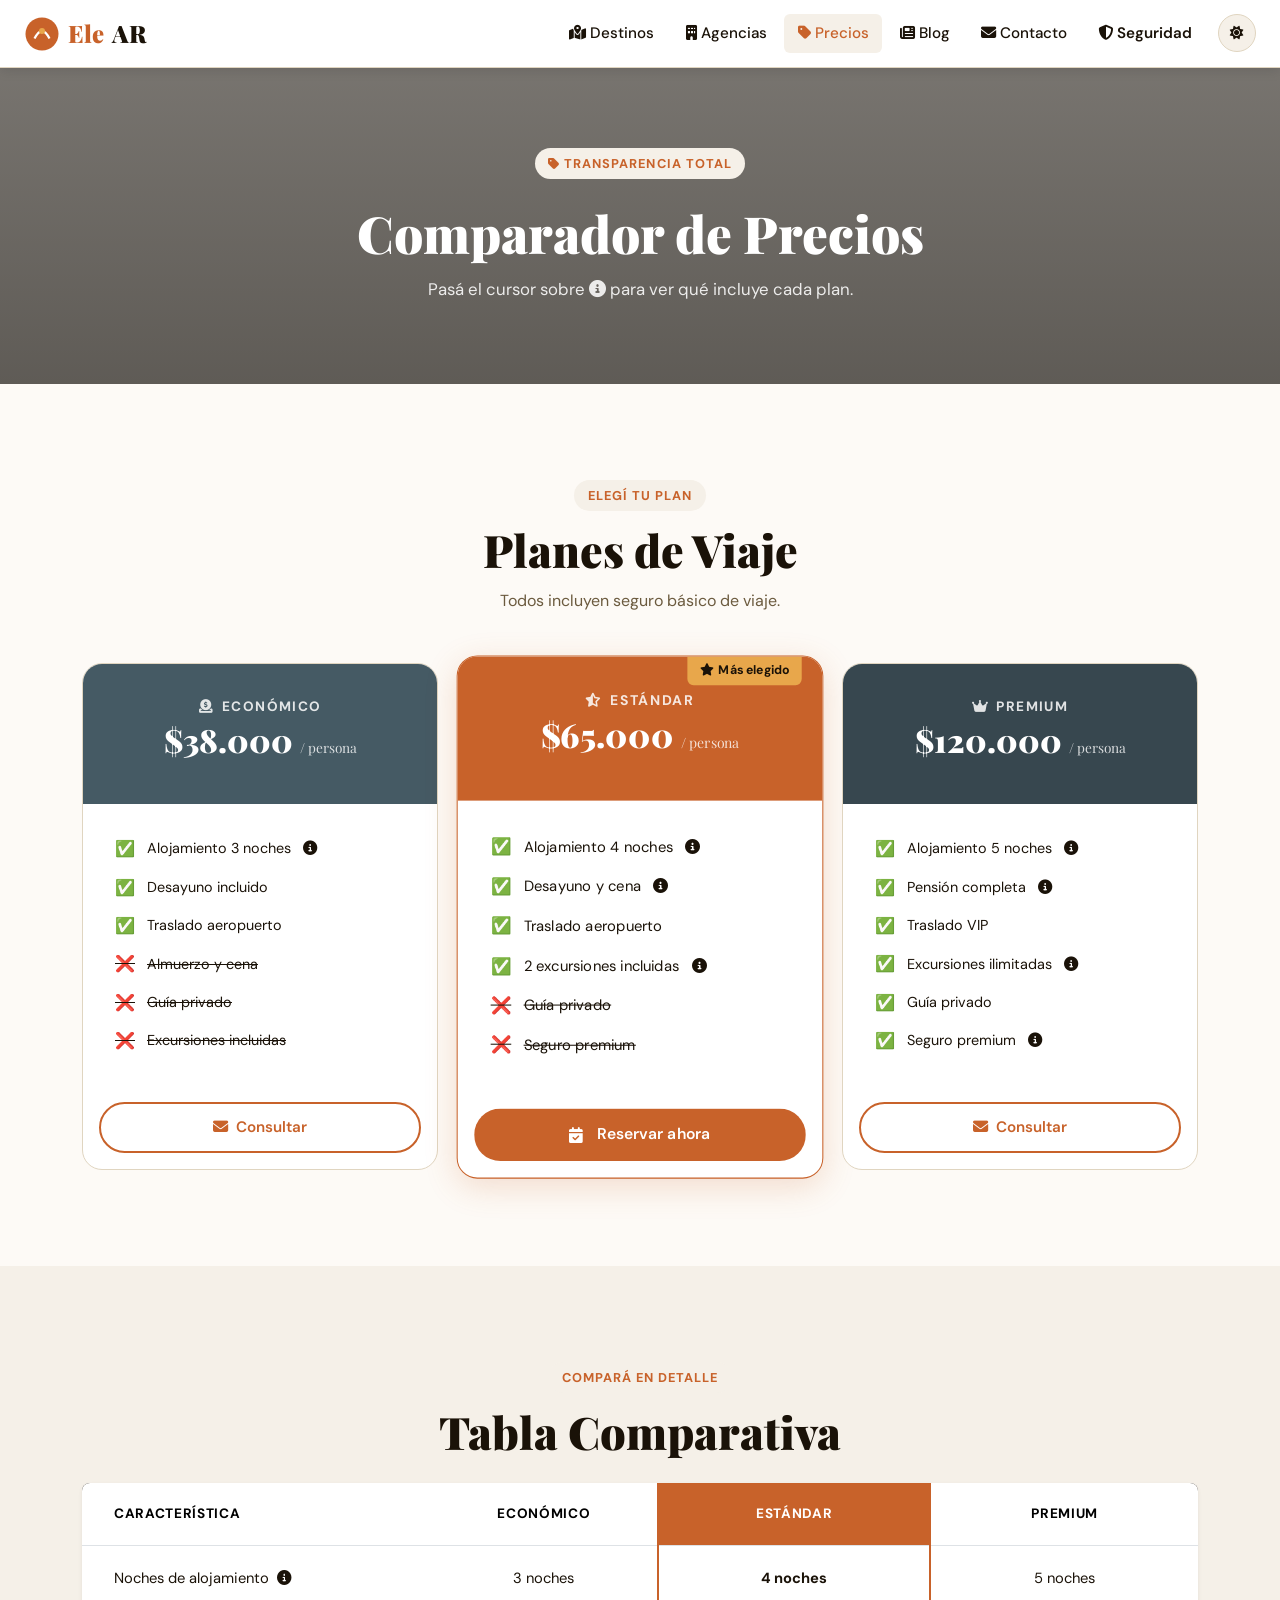
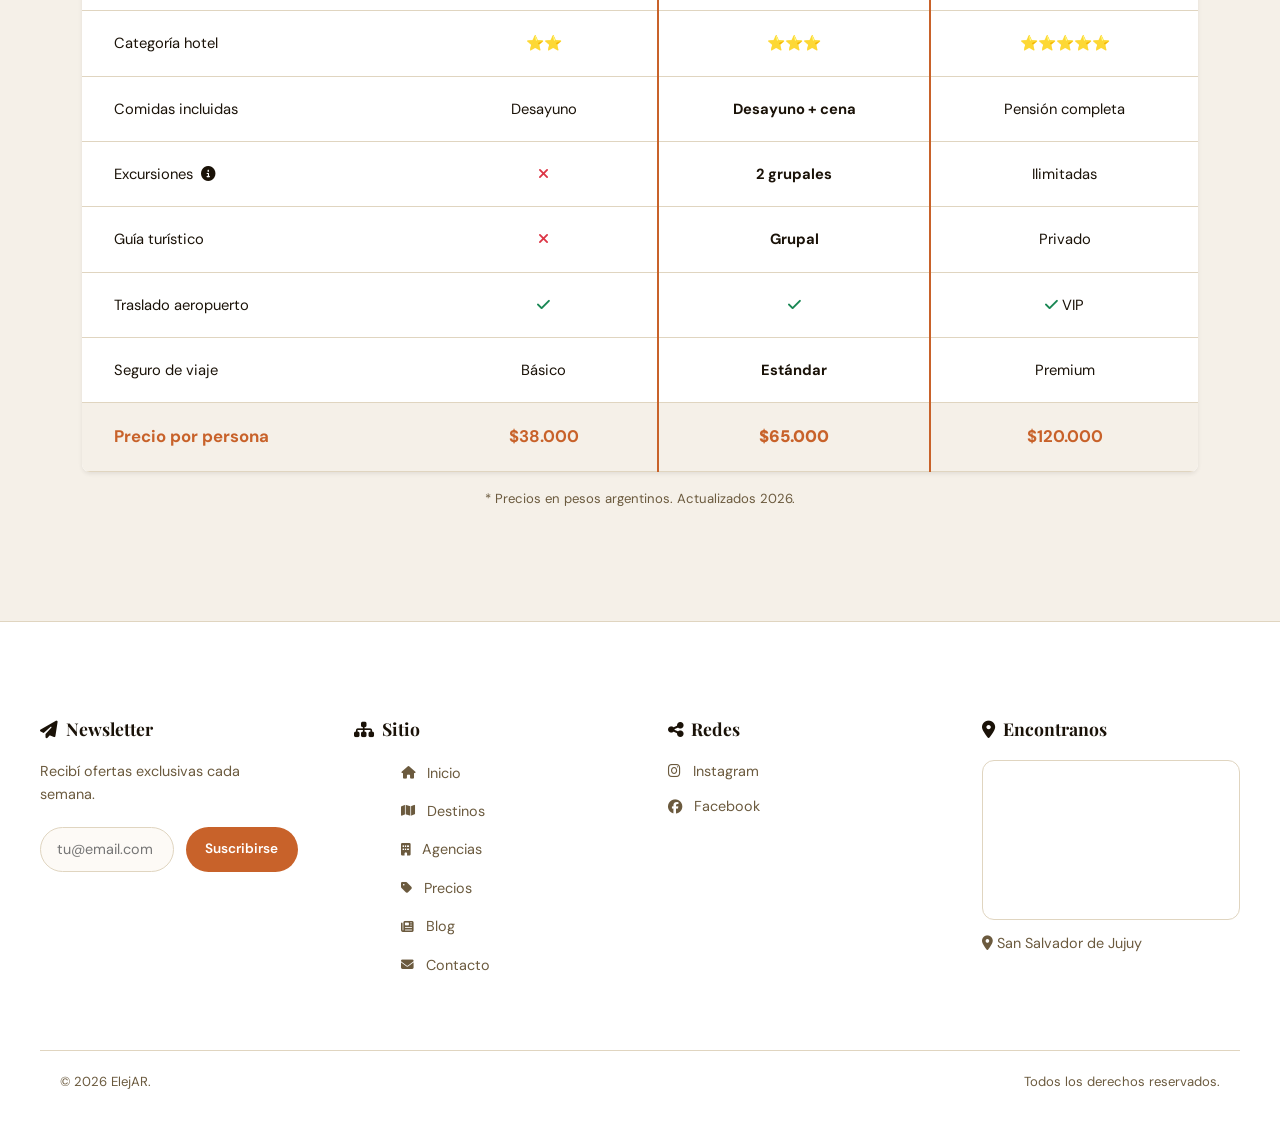
<file: precios.html>
<!DOCTYPE html>
<html lang="es" data-theme="light">
<head>
  <meta charset="UTF-8" />
  <meta name="viewport" content="width=device-width, initial-scale=1.0" />
  <title>Precios – EleAR</title>
  <link rel="preconnect" href="https://fonts.googleapis.com" />
  <link rel="preconnect" href="https://fonts.gstatic.com" crossorigin />
  <link href="https://fonts.googleapis.com/css2?family=Playfair+Display:wght@700;900&family=DM+Sans:wght@400;500;600&display=swap" rel="stylesheet" />
  <link rel="stylesheet" href="https://cdn.jsdelivr.net/npm/bootstrap@5.3.3/dist/css/bootstrap.min.css" />
  <link rel="stylesheet" href="https://cdnjs.cloudflare.com/ajax/libs/font-awesome/6.5.0/css/all.min.css" />
  <link rel="stylesheet" href="css/styles.css" />
  <link rel="stylesheet" href="css/bootstrap-custom.css" />
  <link rel="stylesheet" href="css/precios.css" />
</head>
<body>

<!-- NAVBAR -->
<nav class="navbar navbar-expand-lg viajar-navbar sticky-top">
  <div class="container-fluid px-4">
    <a href="index.html" class="navbar-brand viajar-logo">
      <svg viewBox="0 0 48 48" aria-hidden="true" class="logo-svg">
        <circle cx="24" cy="24" r="22" class="logo-circle"/>
        <path d="M14 30 Q24 10 34 30" fill="none" stroke="#fff" stroke-width="3"/>
        <circle cx="24" cy="20" r="4" class="logo-dot"/>
      </svg>
      Ele<em>AR</em>
    </a>
    <button class="navbar-toggler" type="button" data-bs-toggle="collapse" data-bs-target="#navbarMain" aria-expanded="false" aria-label="Abrir menú">
      <span class="navbar-toggler-icon"></span>
    </button>
    <div class="collapse navbar-collapse" id="navbarMain">
      <ul class="navbar-nav ms-auto align-items-lg-center gap-lg-1">
        <li class="nav-item"><a class="nav-link" href="destino.html"><i class="fa-solid fa-map-location-dot me-1"></i>Destinos</a></li>
        <li class="nav-item"><a class="nav-link" href="agencias.html"><i class="fa-solid fa-building me-1"></i>Agencias</a></li>
        <li class="nav-item"><a class="nav-link active" href="precios.html"><i class="fa-solid fa-tag me-1"></i>Precios</a></li>
        <li class="nav-item"><a class="nav-link" href="blog.html"><i class="fa-solid fa-newspaper me-1"></i>Blog</a></li>
        <li class="nav-item"><a class="nav-link" href="contacto.html"><i class="fa-solid fa-envelope me-1"></i>Contacto</a></li>
        <li class="nav-item"><a class="nav-link nav-phishing" href="phishing.html"><i class="fa-solid fa-shield-halved me-1"></i>Seguridad</a></li>
        <li class="nav-item ms-lg-2">
          <button class="btn btn-sm theme-toggle-bs" id="themeToggle" aria-label="Cambiar tema">
            <i class="fa-solid fa-sun icon-sun"></i><i class="fa-solid fa-moon icon-moon"></i>
          </button>
        </li>
      </ul>
    </div>
  </div>
</nav>

<!-- HERO -->
<section class="page-hero page-hero-precios">
  <div class="page-hero-content">
    <p class="section-tag"><i class="fa-solid fa-tag me-1"></i>Transparencia total</p>
    <h1 class="page-hero-title">Comparador de Precios</h1>
    <p class="page-hero-sub">Pasá el cursor sobre <i class="fa-solid fa-circle-info"></i> para ver qué incluye cada plan.</p>
  </div>
</section>

<!-- PLANES -->
<section class="section planes-section">
  <div class="container">
    <div class="section-head text-center mb-5">
      <p class="section-tag">Elegí tu plan</p>
      <h2 class="section-title">Planes de Viaje</h2>
      <p class="section-sub">Todos incluyen seguro básico de viaje.</p>
    </div>
    <div class="row g-4 justify-content-center">

      <!-- ECONÓMICO -->
      <div class="col-12 col-md-4">
        <div class="plan-card">
          <div class="plan-header plan-header--eco">
            <p class="plan-nombre"><i class="fa-solid fa-circle-dollar-to-slot me-2"></i>Económico</p>
            <p class="plan-precio">$38.000 <span>/ persona</span></p>
          </div>
          <ul class="plan-features">
            <li class="feature-ok">Alojamiento 3 noches
              <span class="bs-tooltip" data-bs-toggle="tooltip" data-bs-placement="top"
                title="Hotel 2 estrellas, habitación doble estándar">
                <i class="fa-solid fa-circle-info"></i>
              </span>
            </li>
            <li class="feature-ok">Desayuno incluido</li>
            <li class="feature-ok">Traslado aeropuerto</li>
            <li class="feature-no">Almuerzo y cena</li>
            <li class="feature-no">Guía privado</li>
            <li class="feature-no">Excursiones incluidas</li>
          </ul>
          <a href="contacto.html" class="btn btn-outline-plan mx-3 mb-3">
            <i class="fa-solid fa-envelope me-2"></i>Consultar
          </a>
        </div>
      </div>

      <!-- ESTÁNDAR (destacado) -->
      <div class="col-12 col-md-4">
        <div class="plan-card plan-card--featured">
          <div class="plan-badge"><i class="fa-solid fa-star me-1"></i>Más elegido</div>
          <div class="plan-header plan-header--std">
            <p class="plan-nombre"><i class="fa-solid fa-star-half-stroke me-2"></i>Estándar</p>
            <p class="plan-precio">$65.000 <span>/ persona</span></p>
          </div>
          <ul class="plan-features">
            <li class="feature-ok">Alojamiento 4 noches
              <span class="bs-tooltip" data-bs-toggle="tooltip" data-bs-placement="top"
                title="Hotel 3 estrellas, habitación doble superior">
                <i class="fa-solid fa-circle-info"></i>
              </span>
            </li>
            <li class="feature-ok">Desayuno y cena
              <span class="bs-tooltip" data-bs-toggle="tooltip" data-bs-placement="top"
                title="Menú de 3 pasos en restaurante del hotel">
                <i class="fa-solid fa-circle-info"></i>
              </span>
            </li>
            <li class="feature-ok">Traslado aeropuerto</li>
            <li class="feature-ok">2 excursiones incluidas
              <span class="bs-tooltip" data-bs-toggle="tooltip" data-bs-placement="top"
                title="Excursiones grupales con guía certificado">
                <i class="fa-solid fa-circle-info"></i>
              </span>
            </li>
            <li class="feature-no">Guía privado</li>
            <li class="feature-no">Seguro premium</li>
          </ul>
          <a href="contacto.html" class="btn btn-primary mx-3 mb-3">
            <i class="fa-solid fa-calendar-check me-2"></i>Reservar ahora
          </a>
        </div>
      </div>

      <!-- PREMIUM -->
      <div class="col-12 col-md-4">
        <div class="plan-card">
          <div class="plan-header plan-header--prem">
            <p class="plan-nombre"><i class="fa-solid fa-crown me-2"></i>Premium</p>
            <p class="plan-precio">$120.000 <span>/ persona</span></p>
          </div>
          <ul class="plan-features">
            <li class="feature-ok">Alojamiento 5 noches
              <span class="bs-tooltip" data-bs-toggle="tooltip" data-bs-placement="top"
                title="Hotel 5 estrellas, suite con vista panorámica">
                <i class="fa-solid fa-circle-info"></i>
              </span>
            </li>
            <li class="feature-ok">Pensión completa
              <span class="bs-tooltip" data-bs-toggle="tooltip" data-bs-placement="top"
                title="Desayuno, almuerzo y cena todos los días">
                <i class="fa-solid fa-circle-info"></i>
              </span>
            </li>
            <li class="feature-ok">Traslado VIP</li>
            <li class="feature-ok">Excursiones ilimitadas
              <span class="bs-tooltip" data-bs-toggle="tooltip" data-bs-placement="top"
                title="Incluye acceso ilimitado a todas las excursiones del catálogo">
                <i class="fa-solid fa-circle-info"></i>
              </span>
            </li>
            <li class="feature-ok">Guía privado</li>
            <li class="feature-ok">Seguro premium
              <span class="bs-tooltip" data-bs-toggle="tooltip" data-bs-placement="top"
                title="Cobertura total: médica, equipaje y cancelación">
                <i class="fa-solid fa-circle-info"></i>
              </span>
            </li>
          </ul>
          <a href="contacto.html" class="btn btn-outline-plan mx-3 mb-3">
            <i class="fa-solid fa-envelope me-2"></i>Consultar
          </a>
        </div>
      </div>

    </div>
  </div>
</section>

<!-- TABLA COMPARATIVA -->
<section class="section tabla-comp-section">
  <div class="container">
    <div class="section-head text-center mb-4">
      <p class="section-tag">Compará en detalle</p>
      <h2 class="section-title">Tabla Comparativa</h2>
    </div>
    <div class="table-responsive rounded-3 shadow-sm">
      <table class="table table-hover comp-tabla mb-0" id="tablaComp">
        <thead>
          <tr>
            <th>Característica</th>
            <th>Económico</th>
            <th class="col-featured">Estándar</th>
            <th>Premium</th>
          </tr>
        </thead>
        <tbody>
          <tr>
            <td>Noches de alojamiento
              <span class="bs-tooltip" data-bs-toggle="tooltip" title="Cantidad de noches incluidas">
                <i class="fa-solid fa-circle-info ms-1"></i>
              </span>
            </td>
            <td>3 noches</td><td class="col-featured">4 noches</td><td>5 noches</td>
          </tr>
          <tr>
            <td>Categoría hotel</td>
            <td>⭐⭐</td><td class="col-featured">⭐⭐⭐</td><td>⭐⭐⭐⭐⭐</td>
          </tr>
          <tr>
            <td>Comidas incluidas</td>
            <td>Desayuno</td><td class="col-featured">Desayuno + cena</td><td>Pensión completa</td>
          </tr>
          <tr>
            <td>Excursiones
              <span class="bs-tooltip" data-bs-toggle="tooltip" title="Actividades y paseos incluidos">
                <i class="fa-solid fa-circle-info ms-1"></i>
              </span>
            </td>
            <td><i class="fa-solid fa-xmark text-danger"></i></td>
            <td class="col-featured">2 grupales</td>
            <td>Ilimitadas</td>
          </tr>
          <tr>
            <td>Guía turístico</td>
            <td><i class="fa-solid fa-xmark text-danger"></i></td>
            <td class="col-featured">Grupal</td>
            <td>Privado</td>
          </tr>
          <tr>
            <td>Traslado aeropuerto</td>
            <td><i class="fa-solid fa-check text-success"></i></td>
            <td class="col-featured"><i class="fa-solid fa-check text-success"></i></td>
            <td><i class="fa-solid fa-check text-success"></i> VIP</td>
          </tr>
          <tr>
            <td>Seguro de viaje</td>
            <td>Básico</td><td class="col-featured">Estándar</td><td>Premium</td>
          </tr>
          <tr class="tr-precio">
            <td><strong>Precio por persona</strong></td>
            <td><strong>$38.000</strong></td>
            <td class="col-featured"><strong>$65.000</strong></td>
            <td><strong>$120.000</strong></td>
          </tr>
        </tbody>
      </table>
    </div>
    <p class="tabla-nota mt-3">* Precios en pesos argentinos. Actualizados 2026.</p>
  </div>
</section>

<!-- FOOTER -->
<footer class="site-footer" role="contentinfo">
  <div class="footer-inner">
    <div class="footer-col">
      <h4 class="footer-title"><i class="fa-solid fa-paper-plane me-2"></i>Newsletter</h4>
      <p>Recibí ofertas exclusivas cada semana.</p>
      <form class="newsletter-form" novalidate>
        <input type="email" placeholder="tu@email.com" required />
        <button type="submit" class="btn btn-primary btn-sm">Suscribirse</button>
      </form>
    </div>
    <div class="footer-col">
      <h4 class="footer-title"><i class="fa-solid fa-sitemap me-2"></i>Sitio</h4>
      <ul class="footer-links">
        <li><a href="index.html"><i class="fa-solid fa-house fa-sm me-2"></i>Inicio</a></li>
        <li><a href="destino.html"><i class="fa-solid fa-map fa-sm me-2"></i>Destinos</a></li>
        <li><a href="agencias.html"><i class="fa-solid fa-building fa-sm me-2"></i>Agencias</a></li>
        <li><a href="precios.html"><i class="fa-solid fa-tag fa-sm me-2"></i>Precios</a></li>
        <li><a href="blog.html"><i class="fa-solid fa-newspaper fa-sm me-2"></i>Blog</a></li>
        <li><a href="contacto.html"><i class="fa-solid fa-envelope fa-sm me-2"></i>Contacto</a></li>
      </ul>
    </div>
    <div class="footer-col">
      <h4 class="footer-title"><i class="fa-solid fa-share-nodes me-2"></i>Redes</h4>
      <div class="social-links" role="list">
        <a href="#" class="social-btn" role="listitem" aria-label="Instagram"><i class="fa-brands fa-instagram"></i> Instagram</a>
        <a href="#" class="social-btn" role="listitem" aria-label="Facebook"><i class="fa-brands fa-facebook"></i> Facebook</a>
      </div>
    </div>
    <div class="footer-col">
      <h4 class="footer-title"><i class="fa-solid fa-location-dot me-2"></i>Encontranos</h4>
      <div class="map-embed" role="region" aria-label="Mapa">
        <iframe src="https://www.openstreetmap.org/export/embed.html?bbox=-65.332%2C-24.236%2C-65.277%2C-24.185&layer=mapnik" title="Mapa" loading="lazy"></iframe>
      </div>
      <p class="footer-address"><i class="fa-solid fa-location-dot me-1"></i>San Salvador de Jujuy</p>
    </div>
  </div>
  <div class="footer-bottom">
    <p>© 2026 ElejAR.</p>
    <p>Todos los derechos reservados.</p>
  </div>
</footer>

<script src="https://code.jquery.com/jquery-3.7.1.min.js"></script>
<script src="https://cdn.jsdelivr.net/npm/bootstrap@5.3.3/dist/js/bootstrap.bundle.min.js"></script>
<script src="js/main.js"></script>
<script src="js/precios.js"></script>
</body>
</html>
</file>
<file: css/styles.css>
:root {
  /* Colores principales */
  --color-primary:     #c8622a;
  --color-primary-dk:  #a04d1e;
  --color-accent:      #e8a74b;
  --color-bg:          #fdfaf6;
  --color-surface:     #ffffff;
  --color-surface2:    #f5f0e8;
  --color-text:        #1a1208;
  --color-text-muted:  #6b5a3e;
  --color-border:      #e0d5c0;
  --color-shadow:      rgba(0,0,0,.12);

  /* Tipografía */
  --font-display: 'Playfair Display', Georgia, serif;
  --font-body:    'DM Sans', system-ui, sans-serif;

  /* Espaciado */
  --space-xs: .375rem;
  --space-sm: .75rem;
  --space-md: 1.25rem;
  --space-lg: 2rem;
  --space-xl: 3.5rem;
  --space-2xl:6rem;

  /* Bordes */
  --radius-sm: 6px;
  --radius-md: 12px;
  --radius-lg: 20px;
  --radius-pill:999px;

  /* Transiciones */
  --transition: 250ms ease;
  --transition-slow: 500ms ease;

  /* Header */
  --header-h: 68px;
}

/* Dark Mode */
[data-theme="dark"] {
  --color-bg:         #100c05;
  --color-surface:    #1e1608;
  --color-surface2:   #2a1f0e;
  --color-text:       #f5ead8;
  --color-text-muted: #b09a78;
  --color-border:     #3a2d18;
  --color-shadow:     rgba(0,0,0,.4);
}

/* ============================================================
   RESET + BASE
   ============================================================ */
*, *::before, *::after { box-sizing: border-box; margin: 0; padding: 0; }

html {
  scroll-behavior: smooth;
  scroll-snap-type: y proximity; /* Scroll snap */
  font-size: 16px;
}

body {
  font-family: var(--font-body);
  background-color: var(--color-bg);
  color: var(--color-text);
  line-height: 1.65;
  transition: background-color var(--transition-slow), color var(--transition-slow);
  overflow-x: hidden;
}

img { display: block; max-width: 100%; height: auto; }
a  { color: inherit; text-decoration: none; }
ul { list-style: none; }
button { cursor: pointer; font-family: inherit; }

/* Utilidad: solo para lectores de pantalla */
.sr-only {
  position: absolute; width:1px; height:1px;
  padding:0; margin:-1px; overflow:hidden;
  clip:rect(0,0,0,0); white-space:nowrap; border:0;
}

/* Focus visible (accesibilidad) */
:focus-visible {
  outline: 3px solid var(--color-primary);
  outline-offset: 3px;
  border-radius: var(--radius-sm);
}

/* ============================================================
   CONTENEDOR
   ============================================================ */
.container {
  width: min(1200px, 94%);
  margin-inline: auto;
}

/* ============================================================
   BOTONES
   ============================================================ */
.btn {
  display: inline-flex;
  align-items: center;
  gap: var(--space-xs);
  padding: .75rem 1.6rem;
  border-radius: var(--radius-pill);
  font-weight: 600;
  font-size: .95rem;
  border: 2px solid transparent;
  transition: transform var(--transition), box-shadow var(--transition),
              background-color var(--transition), color var(--transition);
}
.btn:hover  { transform: translateY(-2px); box-shadow: 0 8px 24px var(--color-shadow); }
.btn:active { transform: translateY(0); }

.btn-primary {
  background-color: var(--color-primary);
  color: #fff;
}
.btn-primary:hover { background-color: var(--color-primary-dk); }

.btn-outline {
  border-color: rgba(255,255,255,.9);
  color: #fff;
  background: rgba(255,255,255,.08);
}
.btn-outline:hover {
  background: rgba(255,255,255,.22);
  border-color: #fff;
}

.btn-sm { padding: .5rem 1.1rem; font-size: .85rem; }

/* ============================================================
   HEADER
   ============================================================ */
.site-header {
  position: sticky;
  top: 0;
  z-index: 100;
  height: var(--header-h);
  background-color: var(--color-surface);
  border-bottom: 1px solid var(--color-border);
  box-shadow: 0 2px 12px var(--color-shadow);
  transition: background-color var(--transition-slow);
}

.header-inner {
  display: flex;
  align-items: center;
  gap: var(--space-lg);
  height: 100%;
  width: min(1200px, 94%);
  margin-inline: auto;
}

/* Logo */
.logo {
  display: flex;
  align-items: center;
  gap: var(--space-sm);
  font-family: var(--font-display);
  font-size: 1.5rem;
  font-weight: 900;
  color: var(--color-primary);
  flex-shrink: 0;
}
.logo em { font-style: normal; color: var(--color-text); }
.logo-svg {
  width: 38px; height: 38px;
  transition: transform var(--transition);
}
.logo:hover .logo-svg { transform: rotate(15deg) scale(1.08); }
.logo-circle { fill: var(--color-primary); }
.logo-path   { stroke: #fff; }
.logo-dot    { fill: var(--color-accent); }

/* Nav */
.main-nav { margin-left: auto; }

.nav-list {
  display: flex;
  align-items: center;
  gap: var(--space-xs);
}

.nav-link {
  display: block;
  padding: var(--space-sm) var(--space-md);
  border-radius: var(--radius-sm);
  font-weight: 500;
  font-size: .95rem;
  color: var(--color-text);
  transition: color var(--transition), background var(--transition);
  white-space: nowrap;
}
.nav-link:hover,
.nav-item.has-mega:hover .nav-link {
  color: var(--color-primary);
  background: var(--color-surface2);
}

/* Mega Menú */
.nav-item.has-mega { position: relative; }

.mega-menu {
  display: none;  /* Mostrado con :hover CSS puro */
  position: absolute;
  top: calc(100% + 8px);
  left: 50%;
  transform: translateX(-50%);
  background: var(--color-surface);
  border: 1px solid var(--color-border);
  border-radius: var(--radius-md);
  box-shadow: 0 16px 48px rgba(0,0,0,.15);
  padding: var(--space-lg);
  display: grid;
  grid-template-columns: repeat(auto-fit, minmax(140px, 1fr));
  gap: var(--space-lg);
  min-width: 420px;
  /* Escondido por defecto con opacity/pointer-events */
  opacity: 0;
  pointer-events: none;
  transform: translateX(-50%) translateY(8px);
  transition: opacity var(--transition), transform var(--transition);
}

.nav-item.has-mega:hover .mega-menu,
.nav-item.has-mega:focus-within .mega-menu {
  opacity: 1;
  pointer-events: auto;
  transform: translateX(-50%) translateY(0);
}

.mega-title {
  font-size: .8rem;
  font-weight: 700;
  text-transform: uppercase;
  letter-spacing: .06em;
  color: var(--color-text-muted);
  margin-bottom: var(--space-sm);
}

.mega-menu ul { display: flex; flex-direction: column; gap: var(--space-xs); }
.mega-menu a {
  font-size: .9rem;
  color: var(--color-text);
  padding: 4px 0;
  border-bottom: 1px solid transparent;
  transition: color var(--transition), border-color var(--transition);
}
.mega-menu a:hover { color: var(--color-primary); border-bottom-color: var(--color-primary); }

.mega-card {
  border-radius: var(--radius-md);
  overflow: hidden;
  position: relative;
}
.mega-card img { width: 100%; height: 90px; object-fit: cover; }
.mega-card span {
  display: block;
  font-size: .8rem;
  font-weight: 600;
  padding: 4px 0 0;
  color: var(--color-text);
}

/* Controles */
.header-controls { display: flex; align-items: center; gap: var(--space-sm); margin-left: var(--space-sm); }

.theme-toggle {
  width: 38px; height: 38px;
  display: flex; align-items: center; justify-content: center;
  background: var(--color-surface2);
  border: 1px solid var(--color-border);
  border-radius: 50%;
  transition: background var(--transition);
}
.theme-toggle:hover { background: var(--color-border); }
.theme-toggle svg {
  width: 18px; height: 18px;
  stroke: var(--color-text);
  stroke-width: 2;
  fill: none;
  transition: opacity var(--transition);
}
.icon-moon { display:none; }
[data-theme="dark"] .icon-sun  { display:none; }
[data-theme="dark"] .icon-moon { display:block; }

/* Burger */
.burger {
  display: none;
  flex-direction: column;
  gap: 5px;
  width: 38px; height: 38px;
  align-items: center;
  justify-content: center;
  background: transparent;
  border: none;
}
.burger span {
  display: block;
  width: 22px; height: 2px;
  background: var(--color-text);
  border-radius: 2px;
  transition: transform var(--transition), opacity var(--transition);
}

/* ============================================================
   HERO
   ============================================================ */
.hero {
  position: relative;
  height: calc(100vh - var(--header-h));
  min-height: 500px;
  display: flex;
  align-items: center;
  justify-content: center;
  text-align: center;
  overflow: hidden;
  scroll-snap-align: start;
}

.hero-video-wrap {
  position: absolute; inset: 0;
  z-index: 0;
}
.hero-fallback {
  width: 100%; height: 100%;
  object-fit: cover;
  /* Pequeño efecto Ken Burns */
  animation: kenBurns 18s ease-in-out infinite alternate;
}
@keyframes kenBurns {
  from { transform: scale(1); }
  to   { transform: scale(1.08); }
}

.hero-overlay {
  position: absolute; inset: 0; z-index: 1;
  background: linear-gradient(
    to bottom,
    rgba(10,6,0,.35) 0%,
    rgba(10,6,0,.55) 60%,
    rgba(10,6,0,.75) 100%
  );
}

.hero-content {
  position: relative; z-index: 2;
  color: #fff;
  padding: var(--space-md);
  max-width: 720px;
}

.hero-tag {
  display: inline-block;
  background: rgba(200,98,42,.75);
  backdrop-filter: blur(4px);
  padding: .35rem .9rem;
  border-radius: var(--radius-pill);
  font-size: .85rem;
  font-weight: 600;
  letter-spacing: .04em;
  margin-bottom: var(--space-md);
}

.hero-title {
  font-family: var(--font-display);
  font-size: clamp(2.4rem, 6vw, 5rem);
  font-weight: 900;
  line-height: 1.1;
  letter-spacing: -0.02em;       
  margin-bottom: var(--space-lg); 
  text-shadow: 0 2px 20px rgba(0,0,0,.4);
}

/* Línea decorativa debajo del título */
.hero-title::after {
  content: '';
  display: block;
  width: 56px;
  height: 3px;
  background: var(--color-primary);
  border-radius: 2px;
  margin: var(--space-md) auto 0;
}

.hero-sub {
  font-size: clamp(.95rem, 2vw, 1.1rem); 
  font-weight: 400;
  opacity: .82;                           
  letter-spacing: .025em;                 
  margin-bottom: var(--space-lg);
}

.hero-ctas {
  display: flex;
  gap: var(--space-md);
  justify-content: center;
  flex-wrap: wrap;
}

/* Animaciones de entrada hero */
.animate-fade-up {
  animation: fadeUp .7s both;
}
@keyframes fadeUp {
  from { opacity:0; transform:translateY(28px); }
  to   { opacity:1; transform:translateY(0); }
}

/* Scroll indicator */
.scroll-indicator {
  position: absolute;
  bottom: var(--space-lg);
  left: 50%;
  transform: translateX(-50%);
  z-index: 2;
}
.scroll-dot {
  display: block;
  width: 28px; height: 44px;
  border: 2px solid rgba(255,255,255,.6);
  border-radius: var(--radius-pill);
  position: relative;
}
.scroll-dot::before {
  content: '';
  position: absolute;
  top: 6px; left: 50%;
  transform: translateX(-50%);
  width: 5px; height: 5px;
  border-radius: 50%;
  background: #fff;
  animation: scrollBounce 1.4s ease-in-out infinite;
}
@keyframes scrollBounce {
  0%,100% { top: 6px; opacity:1; }
  50%      { top: 22px; opacity:.4; }
}

/* ============================================================
   SECCIONES GENÉRICAS
   ============================================================ */
.section {
  padding: var(--space-2xl) 0;
  scroll-snap-align: start;
}

.section-head {
  text-align: center;
  margin-bottom: var(--space-xl);
}
.section-tag {
  display: inline-block;
  background: var(--color-surface2);
  color: var(--color-primary);
  font-size: .8rem;
  font-weight: 700;
  text-transform: uppercase;
  letter-spacing: .08em;
  padding: .3rem .85rem;
  border-radius: var(--radius-pill);
  margin-bottom: var(--space-sm);
}
.section-title {
  font-family: var(--font-display);
  font-size: clamp(1.8rem, 4vw, 2.8rem);
  font-weight: 900;
  margin-bottom: var(--space-sm);
}
.section-sub { color: var(--color-text-muted); max-width: 540px; margin-inline: auto; }
.section-cta { text-align: center; margin-top: var(--space-xl); }

/* ============================================================
   DESTINOS – CARDS
   ============================================================ */
.destinations { background: var(--color-bg); }

.cards-grid {
  display: grid;
  grid-template-columns: repeat(auto-fill, minmax(260px, 1fr));
  gap: var(--space-lg);
}

.dest-card {
  background: var(--color-surface);
  border: 1px solid var(--color-border);
  border-radius: var(--radius-lg);
  overflow: hidden;
  transition: transform var(--transition), box-shadow var(--transition);
  display: flex;
  flex-direction: column;
}
.dest-card:hover,
.dest-card:focus { transform: translateY(-6px); box-shadow: 0 20px 48px rgba(0,0,0,.14); }

.card-img-wrap {
  position: relative;
  overflow: hidden;
  height: 200px;
}
.card-img-wrap img {
  width: 100%; height: 100%;
  object-fit: cover;
  transition: transform var(--transition-slow);
}
.dest-card:hover .card-img-wrap img { transform: scale(1.07); }

.card-badge {
  position: absolute;
  top: var(--space-sm);
  left: var(--space-sm);
  background: var(--color-primary);
  color: #fff;
  font-size: .75rem;
  font-weight: 700;
  padding: .25rem .65rem;
  border-radius: var(--radius-pill);
}

.card-body {
  padding: var(--space-md);
  display: flex;
  flex-direction: column;
  flex: 1;
}
.card-title {
  font-family: var(--font-display);
  font-size: 1.15rem;
  font-weight: 700;
  margin-bottom: 4px;
}
.card-loc  { font-size: .82rem; color: var(--color-text-muted); margin-bottom: var(--space-sm); }
.card-desc { font-size: .9rem; color: var(--color-text-muted); flex: 1; }

.card-footer {
  display: flex;
  align-items: center;
  justify-content: space-between;
  margin-top: var(--space-md);
  padding-top: var(--space-sm);
  border-top: 1px solid var(--color-border);
}
.card-price { font-size: .88rem; color: var(--color-text-muted); }
.card-price strong { color: var(--color-primary); font-weight: 700; font-size: 1rem; }

/* ============================================================
   CONTADORES
   ============================================================ */
.stats-section {
  background: var(--color-primary);
  color: #fff;
  padding: var(--space-xl) 0;
}

.stats-grid {
  display: grid;
  grid-template-columns: repeat(auto-fit, minmax(160px, 1fr));
  gap: var(--space-lg);
  text-align: center;
}

.stat-item { padding: var(--space-md); }

.stat-number {
  display: inline-block;
  font-family: var(--font-display);
  font-size: clamp(2.5rem, 5vw, 3.5rem);
  font-weight: 900;
  line-height: 1;
}
.stat-plus { font-size: 1.8rem; font-weight: 900; vertical-align: super; }
.stat-label { font-size: .9rem; opacity: .88; margin-top: 6px; font-weight: 500; }

/* ============================================================
   TESTIMONIOS – Carrusel solo CSS
   ============================================================ */
.testimonials { background: var(--color-surface2); }

/* Esconder los radio buttons */
.carousel-wrapper input[type="radio"] { display: none; }

.carousel-wrapper { position: relative; max-width: 680px; margin-inline: auto; }

.carousel-track {
  display: grid;
  grid-template-columns: 1fr;
  /* Ocultar todos los slides */
}

/* Mostrar slide activo */
#c1:checked ~ .carousel-track #slide1,
#c2:checked ~ .carousel-track #slide2,
#c3:checked ~ .carousel-track #slide3 {
  display: flex;
}

.testimonial-card {
  display: none;   /* Oculto por defecto */
  flex-direction: column;
  align-items: center;
  text-align: center;
  background: var(--color-surface);
  border: 1px solid var(--color-border);
  border-radius: var(--radius-lg);
  padding: var(--space-xl) var(--space-lg);
  gap: var(--space-md);
  animation: fadeUp .4s both;
}

.test-avatar {
  width: 56px; height: 56px;
  border-radius: 50%;
  background: var(--color-primary);
  color: #fff;
  font-weight: 700;
  font-size: 1rem;
  display: flex; align-items: center; justify-content: center;
}

.testimonial-card blockquote p {
  font-size: 1.05rem;
  font-style: italic;
  color: var(--color-text);
  line-height: 1.7;
}

.testimonial-card footer { display: flex; flex-direction: column; align-items: center; gap: 2px; }
.testimonial-card footer strong { font-weight: 700; }
.testimonial-card footer span  { font-size: .85rem; color: var(--color-text-muted); }
.stars { color: var(--color-accent); letter-spacing: 2px; margin-top: 4px; }

/* Puntos de navegación */
.carousel-dots { display: flex; gap: var(--space-sm); justify-content: center; margin-top: var(--space-lg); }

.dot {
  display: block;
  width: 10px; height: 10px;
  border-radius: 50%;
  background: var(--color-border);
  cursor: pointer;
  transition: background var(--transition), transform var(--transition);
}
#c1:checked ~ .carousel-dots label:nth-child(1),
#c2:checked ~ .carousel-dots label:nth-child(2),
#c3:checked ~ .carousel-dots label:nth-child(3) {
  background: var(--color-primary);
  transform: scale(1.3);
}

/* ============================================================
   FOOTER
   ============================================================ */
.site-footer {
  background: var(--color-surface);
  border-top: 1px solid var(--color-border);
  padding-top: var(--space-2xl);
}

.footer-inner {
  display: grid;
  grid-template-columns: repeat(auto-fit, minmax(200px, 1fr));
  gap: var(--space-xl);
  width: min(1200px, 94%);
  margin-inline: auto;
  padding-bottom: var(--space-xl);
}

.footer-title {
  font-family: var(--font-display);
  font-size: 1.1rem;
  font-weight: 700;
  margin-bottom: var(--space-md);
  color: var(--color-text);
}

.footer-col p {
  font-size: .9rem;
  color: var(--color-text-muted);
  margin-bottom: var(--space-md);
}

/* Newsletter */
.newsletter-form {
  display: flex;
  gap: var(--space-sm);
  flex-wrap: wrap;
  margin-top: var(--space-sm);
}
.newsletter-form input[type="email"] {
  flex: 1;
  min-width: 0;
  padding: .6rem 1rem;
  border: 1px solid var(--color-border);
  border-radius: var(--radius-pill);
  background: var(--color-bg);
  color: var(--color-text);
  font-family: var(--font-body);
  font-size: .9rem;
  transition: border-color var(--transition);
}
.newsletter-form input[type="email"]:focus { border-color: var(--color-primary); outline: none; }
/* Validación visual */
.newsletter-form input:valid   { border-color: #4CAF50; }
.newsletter-form input:invalid:not(:placeholder-shown) { border-color: #e53935; }

/* Links footer */
.footer-links { display: flex; flex-direction: column; gap: var(--space-sm); }
.footer-links a {
  font-size: .9rem;
  color: var(--color-text-muted);
  transition: color var(--transition);
  display: inline-flex;
  align-items: center;
  gap: 4px;
}
.footer-links a::before { content: '→'; opacity: 0; transform: translateX(-4px); transition: all var(--transition); }
.footer-links a:hover { color: var(--color-primary); }
.footer-links a:hover::before { opacity:1; transform:translateX(0); }

/* Redes sociales */
.social-links { display: flex; flex-direction: column; gap: var(--space-sm); }
.social-btn {
  display: inline-flex;
  align-items: center;
  gap: var(--space-sm);
  font-size: .9rem;
  color: var(--color-text-muted);
  transition: color var(--transition), transform var(--transition);
}
.social-btn svg {
  width: 18px; height: 18px;
  stroke: currentColor;
  stroke-width: 2;
  fill: none;
  transition: transform var(--transition);
}
.social-btn:hover { color: var(--color-primary); transform: translateX(4px); }

/* Mapa */
.map-embed {
  border-radius: var(--radius-md);
  overflow: hidden;
  border: 1px solid var(--color-border);
  height: 160px;
}
.map-embed iframe { width: 100%; height: 100%; border: none; }
.footer-address { font-size: .85rem; color: var(--color-text-muted); margin-top: var(--space-sm); }

/* Footer bottom */
.footer-bottom {
  border-top: 1px solid var(--color-border);
  padding: var(--space-md);
  text-align: center;
  font-size: .82rem;
  color: var(--color-text-muted);
  display: flex;
  justify-content: space-between;
  flex-wrap: wrap;
  gap: var(--space-sm);
  width: min(1200px, 94%);
  margin-inline: auto;
}

/* ============================================================
   RESPONSIVO
   ============================================================ */
@media (max-width: 900px) {
  /* Menú hamburguesa */
  .burger { display: flex; }

  .main-nav {
    position: absolute;
    top: var(--header-h);
    left: 0; right: 0;
    background: var(--color-surface);
    border-bottom: 1px solid var(--color-border);
    box-shadow: 0 8px 24px var(--color-shadow);
    padding: var(--space-lg);
    display: none;
  }
  .main-nav.nav-open { display: block; }

  .nav-list { flex-direction: column; align-items: flex-start; gap: var(--space-xs); }
  .nav-item.has-mega { width: 100%; }

  /* Mega menú en mobile: siempre visible */
  .mega-menu {
    position: static;
    transform: none;
    opacity: 1;
    pointer-events: auto;
    box-shadow: none;
    border: none;
    padding: var(--space-sm) var(--space-md);
    min-width: 0;
    background: var(--color-surface2);
    display: none;
    border-radius: var(--radius-md);
    margin-top: 4px;
  }
  .nav-item.has-mega:focus-within .mega-menu { display: grid; }

  .mega-featured { display: none; }

  .hero-ctas { flex-direction: column; align-items: center; }
}

@media (max-width: 600px) {
  :root { --space-2xl: 3.5rem; }

  .hero-title { font-size: 2.2rem; }
  .cards-grid { grid-template-columns: 1fr; }
  .stats-grid { grid-template-columns: 1fr 1fr; }
  .footer-inner { grid-template-columns: 1fr; }
  .footer-bottom { flex-direction: column; align-items: center; }
  .newsletter-form { flex-direction: column; }
  .newsletter-form .btn { width: 100%; justify-content: center; }
}

/* ============================================================
   ANIMACIONES ADICIONALES
   ============================================================ */

/* Pulso en el logo */
@keyframes logoPulse {
  0%,100% { filter: drop-shadow(0 0 0 rgba(200,98,42,0)); }
  50%      { filter: drop-shadow(0 0 8px rgba(200,98,42,.5)); }
}
.logo:hover .logo-svg { animation: logoPulse .8s ease; }

/* Sheen en botón primary */
.btn-primary { position: relative; overflow: hidden; }
.btn-primary::after {
  content: '';
  position: absolute;
  top: 0; left: -100%;
  width: 60%; height: 100%;
  background: linear-gradient(90deg, transparent, rgba(255,255,255,.25), transparent);
  transition: left .5s;
}
.btn-primary:hover::after { left: 150%; }
</file>
<file: css/agencias.css>
/* ============================================================
    HERO & NAV
============================================================ */
.page-hero {
  background:
    linear-gradient(rgba(10,6,0,.55), rgba(10,6,0,.65)),
    url('https://images.unsplash.com/photo-1469854523086-cc02fe5d8800?w=1400&q=80')
    center / cover no-repeat;
  padding: 5rem 1rem 4rem;
  text-align: center;
  color: #fff;
}

.page-hero-agencias {
  background-image:
    linear-gradient(rgba(10,6,0,.55), rgba(10,6,0,.65)),
    url('https://images.unsplash.com/photo-1488646953014-85cb44e25828?w=1400&q=80');
}

.page-hero-title {
  font-family: var(--font-display);
  font-size: clamp(2rem, 5vw, 3.2rem);
  font-weight: 900;
  margin: var(--space-sm) 0;
}

/* ============================================================
    GRID DE AGENCIAS
============================================================ */
.agencias-section { background: var(--color-bg); padding: 4rem 0; }

.flip-card {
  perspective: 1000px;
  height: 420px; /* Aumentado para que entre bien el contenido del dorso */
  cursor: pointer;
  border: none;
  background: transparent;
}

.flip-inner {
  position: relative;
  width: 100%;
  height: 100%;
  transform-style: preserve-3d;
  transition: transform 0.8s cubic-bezier(0.4, 0, 0.2, 1);
}

/* Requisito: El giro ahora depende de esta clase que pone jQuery */
.flip-card.flipped .flip-inner {
  transform: rotateY(180deg);
}

.flip-front, .flip-back {
  position: absolute;
  inset: 0;
  border-radius: var(--radius-lg);
  border: 1px solid var(--color-border);
  backface-visibility: hidden;
  -webkit-backface-visibility: hidden;
  display: flex;
  flex-direction: column;
  padding: var(--space-lg);
}

/* FRENTE */
.flip-front {
  background: var(--color-surface);
  align-items: center;
  justify-content: center;
  text-align: center;
  box-shadow: 0 4px 24px var(--color-shadow);
}

/* DORSO */
.flip-back {
  background: var(--color-primary);
  color: #fff;
  transform: rotateY(180deg);
  justify-content: center;
}

/* AVATARES */
.flip-avatar {
  width: 72px;
  height: 72px;
  border-radius: 50%;
  background: var(--color-primary);
  color: #fff;
  font-size: 1.3rem;
  font-weight: 900;
  display: flex;
  align-items: center;
  justify-content: center;
  margin-bottom: var(--space-sm);
  transition: transform 0.3s ease;
}

/* Variantes de color */
.flip-avatar--verde   { background: #2e7d32; }
.flip-avatar--azul    { background: #1565c0; }
.flip-avatar--violeta { background: #6a1b9a; }
.flip-avatar--rojo    { background: #c62828; }
.flip-avatar--naranja { background: #e65100; }

/* ============================================================
    RATING CON jQuery (Corregido)
============================================================ */
.rating {
  display: flex;
  gap: 5px;
  justify-content: center;
  margin: 1rem 0;
}

.star-btn {
  font-size: 1.4rem;
  color: #ccc; /* Gris por defecto */
  cursor: pointer;
  transition: all 0.2s ease;
}

/* Estas clases las maneja agencias.js */
.star-btn.filled {
  color: #ffc107; /* Amarillo/Dorado al estar seleccionada */
}

.star-btn.hover {
  color: #ffdb58; /* Color más suave al pasar el mouse */
  transform: scale(1.2);
}

/* ============================================================
    DETALLES Y LISTA
============================================================ */
.flip-detalles {
  list-style: none;
  padding: 0;
  margin: 1rem 0;
}

.flip-detalles li {
  font-size: .85rem;
  margin-bottom: 8px;
  display: flex;
  align-items: center;
  gap: 10px;
}

.flip-detalles i { width: 16px; text-align: center; }

@media (max-width: 640px) {
  .flip-card { height: 380px; }
}
</file>
<file: css/contacto.css>
/* ============================================================
   HERO INTERNO (Manteniendo tu estilo visual)
============================================================ */
.page-hero {
  background:
    linear-gradient(rgba(10,6,0,.55), rgba(10,6,0,.65)),
    url('https://images.unsplash.com/photo-1469854523086-cc02fe5d8800?w=1400&q=80')
    center / cover no-repeat;
  padding: 5rem 1rem 4rem;
  text-align: center;
  color: #fff;
}
.page-hero-contacto {
  background-image:
    linear-gradient(rgba(10,6,0,.55), rgba(10,6,0,.65)),
    url('https://images.unsplash.com/photo-1423592707957-3b212afa6733?w=1400&q=80');
}
.page-hero-title {
  font-family: var(--font-display);
  font-size: clamp(2rem, 5vw, 3.2rem);
  font-weight: 900;
  margin: 0.5rem 0;
}

/* ============================================================
   LAYOUT PRINCIPAL (Grid Responsivo)
============================================================ */
.contacto-section { background: var(--color-bg); padding: 4rem 0; }

.contacto-grid {
  display: grid;
  grid-template-columns: 1fr 360px; /* Layout de revista */
  gap: 2rem;
  align-items: start;
}

/* ============================================================
   FORMULARIO & VALIDACIÓN (Sincronizado con JS)
============================================================ */
.form-wrap {
  background: var(--color-surface);
  border: 1px solid var(--color-border);
  border-radius: var(--radius-lg);
  padding: 2rem;
  box-shadow: 0 4px 24px var(--color-shadow);
}

.form-input {
  padding: .7rem 1rem;
  border: 2px solid var(--color-border);
  border-radius: var(--radius-md);
  background: var(--color-bg);
  color: var(--color-text);
  transition: all 0.3s ease;
  width: 100%;
}

.form-input:focus {
  outline: none;
  border-color: var(--color-primary);
  box-shadow: 0 0 0 3px rgba(200,98,42,.15);
}

/* --- CLASES DE ESTADO (Inyectadas por contacto.js) --- */
.campo-ok {
  border-color: #198754 !important; /* Verde Bootstrap */
  box-shadow: 0 0 0 0.25rem rgba(25, 135, 84, 0.25) !important;
}

.campo-error {
  border-color: #dc3545 !important; /* Rojo Bootstrap */
  box-shadow: 0 0 0 0.25rem rgba(220, 53, 69, 0.25) !important;
}

/* Contenedor de mensajes de error/éxito */
.campo-fb {
  font-size: 0.8rem;
  font-weight: 600;
  margin-top: 5px;
  min-height: 1.2rem; /* Evita saltos de layout */
}
.fb-ok { color: #198754; }
.fb-error { color: #dc3545; }

/* ============================================================
   INFO DE CONTACTO & MAPA
============================================================ */
.contacto-info {
  background: var(--color-surface);
  border: 1px solid var(--color-border);
  border-radius: var(--radius-lg);
  padding: 1.5rem;
  box-shadow: 0 4px 24px var(--color-shadow);
  display: flex;
  flex-direction: column;
  gap: 1.5rem;
}

.info-item {
  display: flex;
  gap: 1rem;
  padding-bottom: 1rem;
  border-bottom: 1px solid var(--color-border);
}
.info-item:last-child { border-bottom: none; }

.info-icon {
  font-size: 1.2rem;
  color: var(--color-primary);
  width: 30px;
  text-align: center;
}

.info-map {
  border-radius: var(--radius-md);
  overflow: hidden;
  height: 200px;
  border: 1px solid var(--color-border);
}

/* ============================================================
   MODAL PERSONALIZACIÓN (Bootstrap maneja la estructura)
============================================================ */
.modal-icon {
  font-size: 4rem;
  color: #198754;
  margin-bottom: 1rem;
}
.modal-titulo { font-weight: 900; color: var(--color-text); }

/* ============================================================
   RESPONSIVO
============================================================ */
@media (max-width: 992px) {
  .contacto-grid { grid-template-columns: 1fr; }
  .contacto-info { order: -1; } /* Info arriba en tablets/mobile */
}

@media (max-width: 576px) {
  .form-wrap { padding: 1.2rem; }
  .page-hero { padding: 3rem 1rem; }
}
</file>
<file: css/phishing.css>
.page-hero {
  background:
    linear-gradient(rgba(10,6,0,.65), rgba(10,6,0,.75)),
    url('https://images.unsplash.com/photo-1614064641938-3bbee52942c7?w=1400&q=80')
    center / cover no-repeat;
  padding: 5rem 1rem 4rem;
  text-align: center;
  color: #fff;
}
.page-hero-phishing {
  background-image:
    linear-gradient(rgba(100,0,0,.65), rgba(30,0,0,.8)),
    url('https://images.unsplash.com/photo-1614064641938-3bbee52942c7?w=1400&q=80');
}
.page-hero-content { max-width: 640px; margin-inline: auto; }
.page-hero-title {
  font-family: var(--font-display);
  font-size: clamp(2rem, 5vw, 3.2rem);
  font-weight: 900;
  margin: var(--space-sm) 0;
}
.page-hero-sub { font-size: 1.05rem; opacity: .88; }

/* ── INTRO ── */
.intro-section { background: var(--color-bg); }

.stat-phishing-card {
  background: var(--color-surface);
  border: 1px solid var(--color-border);
  border-radius: var(--radius-lg);
  padding: var(--space-lg) var(--space-md);
  color: var(--color-text);
  transition: transform var(--transition), box-shadow var(--transition);
}
.stat-phishing-card:hover {
  transform: translateY(-4px);
  box-shadow: 0 8px 24px var(--color-shadow);
}
.stat-phishing-card i { color: var(--color-primary); }
.stat-num { font-family: var(--font-display); font-size: 1.4rem; font-weight: 900; margin: .25rem 0; }
.stat-lbl { font-size: .82rem; color: var(--color-text-muted); }

/* ── SEÑALES ── */
.senales-section { background: var(--color-surface2); }

.senal-card {
  background: var(--color-surface);
  border: 1px solid var(--color-border);
  border-radius: var(--radius-lg);
  padding: var(--space-lg);
  height: 100%;
  transition: transform var(--transition), box-shadow var(--transition);
}
.senal-card:hover {
  transform: translateY(-4px);
  box-shadow: 0 12px 32px var(--color-shadow);
}
.senal-card h4 { font-family: var(--font-display); font-size: 1.05rem; font-weight: 700; margin-bottom: var(--space-sm); }
.senal-card p  { font-size: .88rem; color: var(--color-text-muted); }
.senal-card code { background: var(--color-surface2); padding: 1px 5px; border-radius: 3px; font-size: .82rem; }

.senal-icon {
  width: 48px; height: 48px;
  border-radius: 50%;
  display: flex; align-items: center; justify-content: center;
  font-size: 1.2rem;
  color: #fff;
  margin-bottom: var(--space-md);
}
.senal-icon--red    { background: #c62828; }
.senal-icon--orange { background: #e65100; }
.senal-icon--yellow { background: #f9a825; }

.senal-ejemplo {
  display: flex;
  flex-direction: column;
  gap: 4px;
  margin-top: var(--space-sm);
  font-size: .8rem;
}
.malo  { color: #c62828; }
.bueno { color: #2e7d32; }

/* ── SIMULACIÓN ── */
.simulacion-section { background: var(--color-bg); }

.email-simulado {
  background: var(--color-surface);
  border: 1px solid var(--color-border);
  border-radius: var(--radius-lg);
  overflow: hidden;
  box-shadow: 0 4px 24px var(--color-shadow);
  font-size: .92rem;
}

.email-header {
  background: var(--color-surface2);
  border-bottom: 1px solid var(--color-border);
  padding: var(--space-md) var(--space-lg);
}
.email-meta { display: flex; flex-direction: column; gap: 4px; font-size: .88rem; }
.email-meta strong { color: var(--color-text-muted); min-width: 60px; display: inline-block; }

.email-body {
  padding: var(--space-lg);
  line-height: 1.7;
  color: var(--color-text);
}

/* Elementos con error — clickeables */
.error-item {
  border-bottom: 2px dashed #e53935;
  cursor: pointer;
  transition: background var(--transition);
  border-radius: 2px;
  padding: 0 2px;
}
.error-item:hover { background: rgba(229,57,53,.12); }
.error-item.encontrado {
  background: rgba(229,57,53,.15);
  border-bottom-color: transparent;
  text-decoration: line-through;
  opacity: .6;
  cursor: default;
}

.btn-email {
  display: inline-block;
  background: var(--color-primary);
  color: #fff !important;
  padding: .4rem 1rem;
  border-radius: var(--radius-pill);
  text-decoration: none !important;
  font-size: .88rem;
}

/* Panel de errores */
.errores-panel {
  background: var(--color-surface);
  border: 1px solid var(--color-border);
  border-radius: var(--radius-lg);
  padding: var(--space-lg);
  box-shadow: 0 4px 24px var(--color-shadow);
  position: sticky;
  top: 80px;
}
.errores-titulo { font-family: var(--font-display); font-size: 1.1rem; font-weight: 700; margin-bottom: var(--space-md); }

.errores-lista { list-style: none; padding: 0; display: flex; flex-direction: column; gap: var(--space-sm); }
.error-check {
  display: flex;
  align-items: flex-start;
  gap: var(--space-sm);
  font-size: .88rem;
  color: var(--color-text-muted);
  padding: var(--space-sm);
  border-radius: var(--radius-sm);
  border: 1px solid var(--color-border);
  transition: background var(--transition);
}
.error-check.encontrado {
  background: #e8f5e9;
  border-color: #4caf50;
  color: #2e7d32;
}
[data-theme="dark"] .error-check.encontrado { background: #1b3a1f; border-color: #4caf50; }

.error-icon { flex-shrink: 0; font-size: 1rem; margin-top: 1px; }
.error-check.encontrado .error-icon i::before { content: "\f058"; } /* fa-circle-check */

/* Progreso */
.progress { height: 8px; border-radius: 4px; background: var(--color-surface2); }

/* ── CONSEJOS ── */
.consejos-section { background: var(--color-surface2); }

.consejo-card {
  background: var(--color-surface);
  border: 1px solid var(--color-border);
  border-radius: var(--radius-lg);
  padding: var(--space-xl) var(--space-lg);
  height: 100%;
  transition: transform var(--transition), box-shadow var(--transition);
}
.consejo-card:hover {
  transform: translateY(-4px);
  box-shadow: 0 12px 32px var(--color-shadow);
}
.consejo-card i { color: var(--color-primary); }
.consejo-card h5 { font-family: var(--font-display); font-weight: 700; margin-bottom: var(--space-sm); }
.consejo-card p  { font-size: .88rem; color: var(--color-text-muted); }

/* Scroll reveal */
.reveal {
  opacity: 0;
  transform: translateY(28px);
  transition: opacity .6s ease, transform .6s ease;
}
.reveal.revealed { opacity: 1; transform: translateY(0); }

/* ── RESPONSIVO ── */
@media (max-width: 600px) {
  .errores-panel { position: static; }
}
</file>
<file: css/precios.css>
.page-hero {
  background:
    linear-gradient(rgba(10,6,0,.55), rgba(10,6,0,.65)),
    url('https://images.unsplash.com/photo-1469854523086-cc02fe5d8800?w=1400&q=80')
    center / cover no-repeat;
  padding: 5rem 1rem 4rem;
  text-align: center;
  color: #fff;
}
.page-hero-precios {
  background-image:
    linear-gradient(rgba(10,6,0,.55), rgba(10,6,0,.65)),
    url('https://images.unsplash.com/photo-1436491865332-7a61a109cc05?w=1400&q=80');
}
.page-hero-content { max-width: 600px; margin-inline: auto; }
.page-hero-title {
  font-family: var(--font-display);
  font-size: clamp(2rem, 5vw, 3.2rem);
  font-weight: 900;
  margin: var(--space-sm) 0;
}
.page-hero-sub { font-size: 1.05rem; opacity: .88; }

.nav-active {
  color: var(--color-primary) !important;
  background: var(--color-surface2) !important;
}

/* ============================================================
   PLANES EN CARDS
============================================================ */
.planes-section { background: var(--color-bg); }

.planes-grid {
  display: grid;
  grid-template-columns: repeat(3, 1fr);
  gap: var(--space-lg);
  align-items: start;
}

.plan-card {
  background: var(--color-surface);
  border: 1px solid var(--color-border);
  border-radius: var(--radius-lg);
  overflow: hidden;
  transition: transform var(--transition), box-shadow var(--transition);
  position: relative;
  display: flex;
  flex-direction: column;
}
.plan-card:hover {
  transform: translateY(-6px);
  box-shadow: 0 20px 48px var(--color-shadow);
}

/* Card destacada */
.plan-card--featured {
  border-color: var(--color-primary);
  box-shadow: 0 8px 32px rgba(200,98,42,.2);
  transform: scale(1.03);
}
.plan-card--featured:hover { transform: scale(1.03) translateY(-4px); }

.plan-badge {
  position: absolute;
  top: 0; right: var(--space-md);
  background: var(--color-accent);
  color: var(--color-text);
  font-size: .75rem;
  font-weight: 700;
  padding: .25rem .75rem;
  border-radius: 0 0 var(--radius-sm) var(--radius-sm);
}

/* Encabezado de plan */
.plan-header {
  padding: var(--space-lg);
  text-align: center;
  color: #fff;
}
.plan-header--eco  { background: #455a64; }
.plan-header--std  { background: var(--color-primary); }
.plan-header--prem { background: #37474f; }

.plan-nombre {
  font-size: .85rem;
  font-weight: 700;
  text-transform: uppercase;
  letter-spacing: .1em;
  opacity: .85;
  margin-bottom: var(--space-xs);
}
.plan-precio {
  font-family: var(--font-display);
  font-size: 2rem;
  font-weight: 900;
  line-height: 1;
}
.plan-precio span { font-size: .85rem; font-weight: 400; opacity: .8; }

/* Features */
.plan-features {
  padding: var(--space-lg);
  display: flex;
  flex-direction: column;
  gap: var(--space-sm);
  flex: 1;
}
.plan-features li {
  display: flex;
  align-items: center;
  gap: var(--space-sm);
  font-size: .9rem;
  color: var(--color-text);
}
.plan-features li::before { flex-shrink: 0; font-size: 1rem; }

.feature-ok::before  { content: '✅'; }
.feature-no          { color: var(--color-text-muted); text-decoration: line-through; }
.feature-no::before  { content: '❌'; }

/* Botón plan */
.plan-card .btn,
.plan-card .btn-outline-plan {
  margin: 0 var(--space-lg) var(--space-lg);
  text-align: center;
  justify-content: center;
}
.btn-outline-plan {
  display: block;
  padding: .75rem 1.6rem;
  border-radius: var(--radius-pill);
  border: 2px solid var(--color-primary);
  color: var(--color-primary);
  font-weight: 600;
  font-size: .95rem;
  transition: background var(--transition), color var(--transition);
  text-align: center;
}
.btn-outline-plan:hover {
  background: var(--color-primary);
  color: #fff;
}

/* ============================================================
   TOOLTIPS — 100% CSS con :hover + pseudoelemento
============================================================ */
.tooltip {
  position: relative;
  display: inline-flex;
  align-items: center;
  margin-left: 4px;
  cursor: help;
  font-style: normal;
}

/* El texto del tooltip */
.tooltip-text {
  position: absolute;
  bottom: calc(100% + 8px);
  left: 50%;
  transform: translateX(-50%);
  background: var(--color-text);
  color: var(--color-bg);
  font-size: .78rem;
  font-weight: 500;
  white-space: nowrap;
  padding: .4rem .75rem;
  border-radius: var(--radius-sm);
  box-shadow: 0 4px 12px rgba(0,0,0,.2);
  /* Oculto por defecto */
  opacity: 0;
  pointer-events: none;
  transition: opacity var(--transition), transform var(--transition);
  transform: translateX(-50%) translateY(4px);
  z-index: 10;
}

/* Flechita del tooltip */
.tooltip-text::after {
  content: '';
  position: absolute;
  top: 100%; left: 50%;
  transform: translateX(-50%);
  border: 5px solid transparent;
  border-top-color: var(--color-text);
}

/* Mostrar al hacer hover */
.tooltip:hover .tooltip-text,
.tooltip:focus .tooltip-text {
  opacity: 1;
  transform: translateX(-50%) translateY(0);
}

/* ============================================================
   TABLA COMPARATIVA
============================================================ */
.tabla-comp-section { background: var(--color-surface2); }

.table-wrap {
  overflow-x: auto;
  border-radius: var(--radius-lg);
  border: 1px solid var(--color-border);
  box-shadow: 0 4px 24px var(--color-shadow);
}

.comp-tabla {
  width: 100%;
  border-collapse: collapse;
  background: var(--color-surface);
  font-size: .92rem;
}

.comp-tabla thead {
  background: var(--color-text);
  color: var(--color-bg);
}
.comp-tabla th {
  padding: var(--space-md) var(--space-lg);
  text-align: center;
  font-weight: 700;
  font-size: .85rem;
  text-transform: uppercase;
  letter-spacing: .05em;
}
.comp-tabla th:first-child { text-align: left; }

/* Columna destacada */
.col-featured {
  background: rgba(200,98,42,.08);
  font-weight: 700;
  color: var(--color-primary);
  border-left: 2px solid var(--color-primary);
  border-right: 2px solid var(--color-primary);
}
.comp-tabla thead .col-featured {
  background: var(--color-primary);
  color: #fff;
}

.comp-tabla tbody tr {
  border-bottom: 1px solid var(--color-border);
  transition: background var(--transition);
}
/* Resaltado al pasar el cursor */
.comp-tabla tbody tr:hover { background: var(--color-surface2); }

.comp-tabla td {
  padding: var(--space-md) var(--space-lg);
  text-align: center;
  color: var(--color-text);
  vertical-align: middle;
}
.comp-tabla td:first-child { text-align: left; }

/* Fila de precio */
.tr-precio td {
  background: var(--color-surface2);
  font-size: 1.05rem;
  color: var(--color-primary);
}

.tabla-nota {
  font-size: .82rem;
  color: var(--color-text-muted);
  margin-top: var(--space-md);
  text-align: center;
}

/* ============================================================
   RESPONSIVO
============================================================ */
@media (max-width: 900px) {
  .planes-grid { grid-template-columns: 1fr; }
  .plan-card--featured { transform: none; }
  .plan-card--featured:hover { transform: translateY(-4px); }
}

@media (max-width: 640px) {
  .comp-tabla thead { display: none; }
  .comp-tabla tbody tr {
    display: block;
    border: 1px solid var(--color-border);
    border-radius: var(--radius-md);
    margin-bottom: var(--space-md);
    padding: var(--space-md);
    background: var(--color-surface);
  }
  .comp-tabla td {
    display: flex;
    justify-content: space-between;
    align-items: center;
    text-align: right;
    padding: var(--space-xs) 0;
    border: none;
  }
  .comp-tabla td::before {
    content: attr(data-label);
    font-weight: 700;
    color: var(--color-text-muted);
    font-size: .8rem;
    text-transform: uppercase;
    text-align: left;
    flex-shrink: 0;
    margin-right: var(--space-sm);
  }
  .col-featured {
    border: none;
    background: rgba(200,98,42,.05);
  }
  /* Tooltip en mobile: aparece abajo */
  .tooltip-text {
    bottom: auto;
    top: calc(100% + 8px);
    transform: translateX(-50%) translateY(-4px);
    white-space: normal;
    width: 180px;
    text-align: center;
  }
  .tooltip-text::after {
    top: auto;
    bottom: 100%;
    border-top-color: transparent;
    border-bottom-color: var(--color-text);
  }
  .tooltip:hover .tooltip-text { transform: translateX(-50%) translateY(0); }
}
</file>
